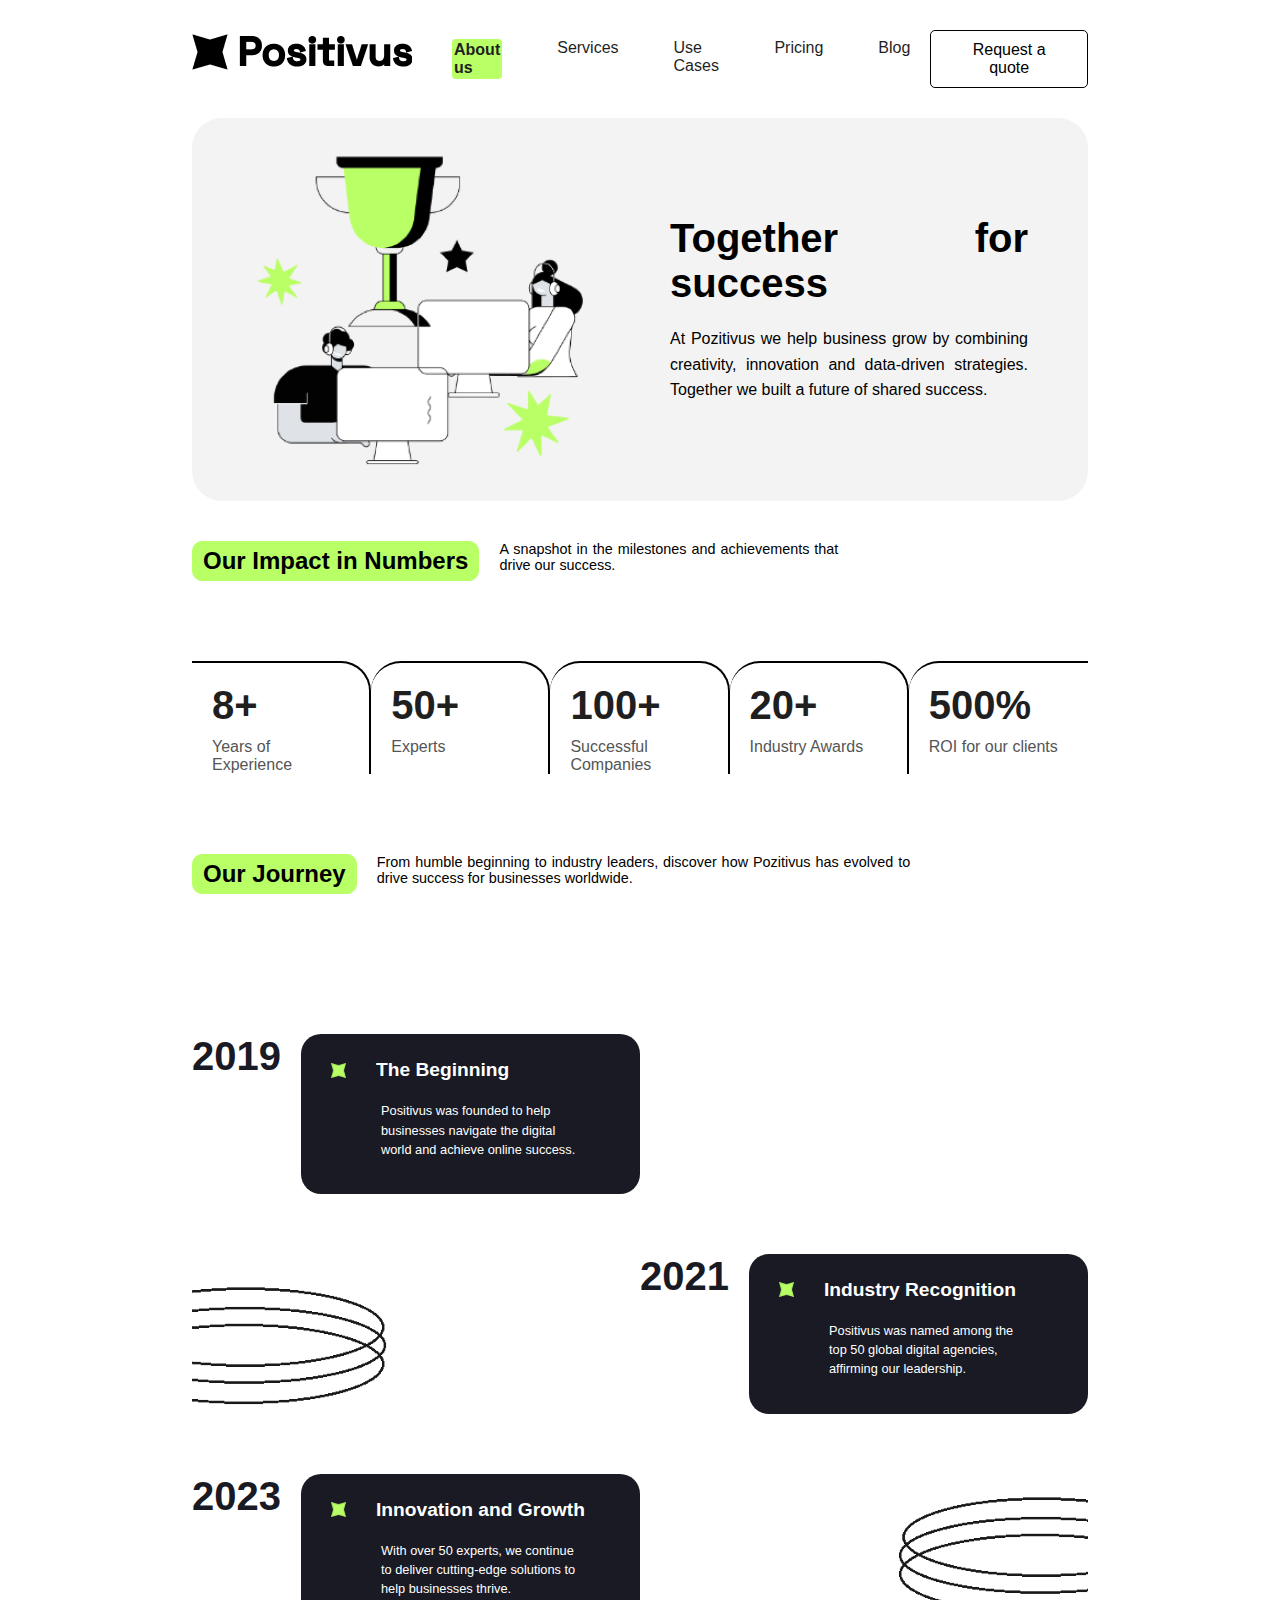
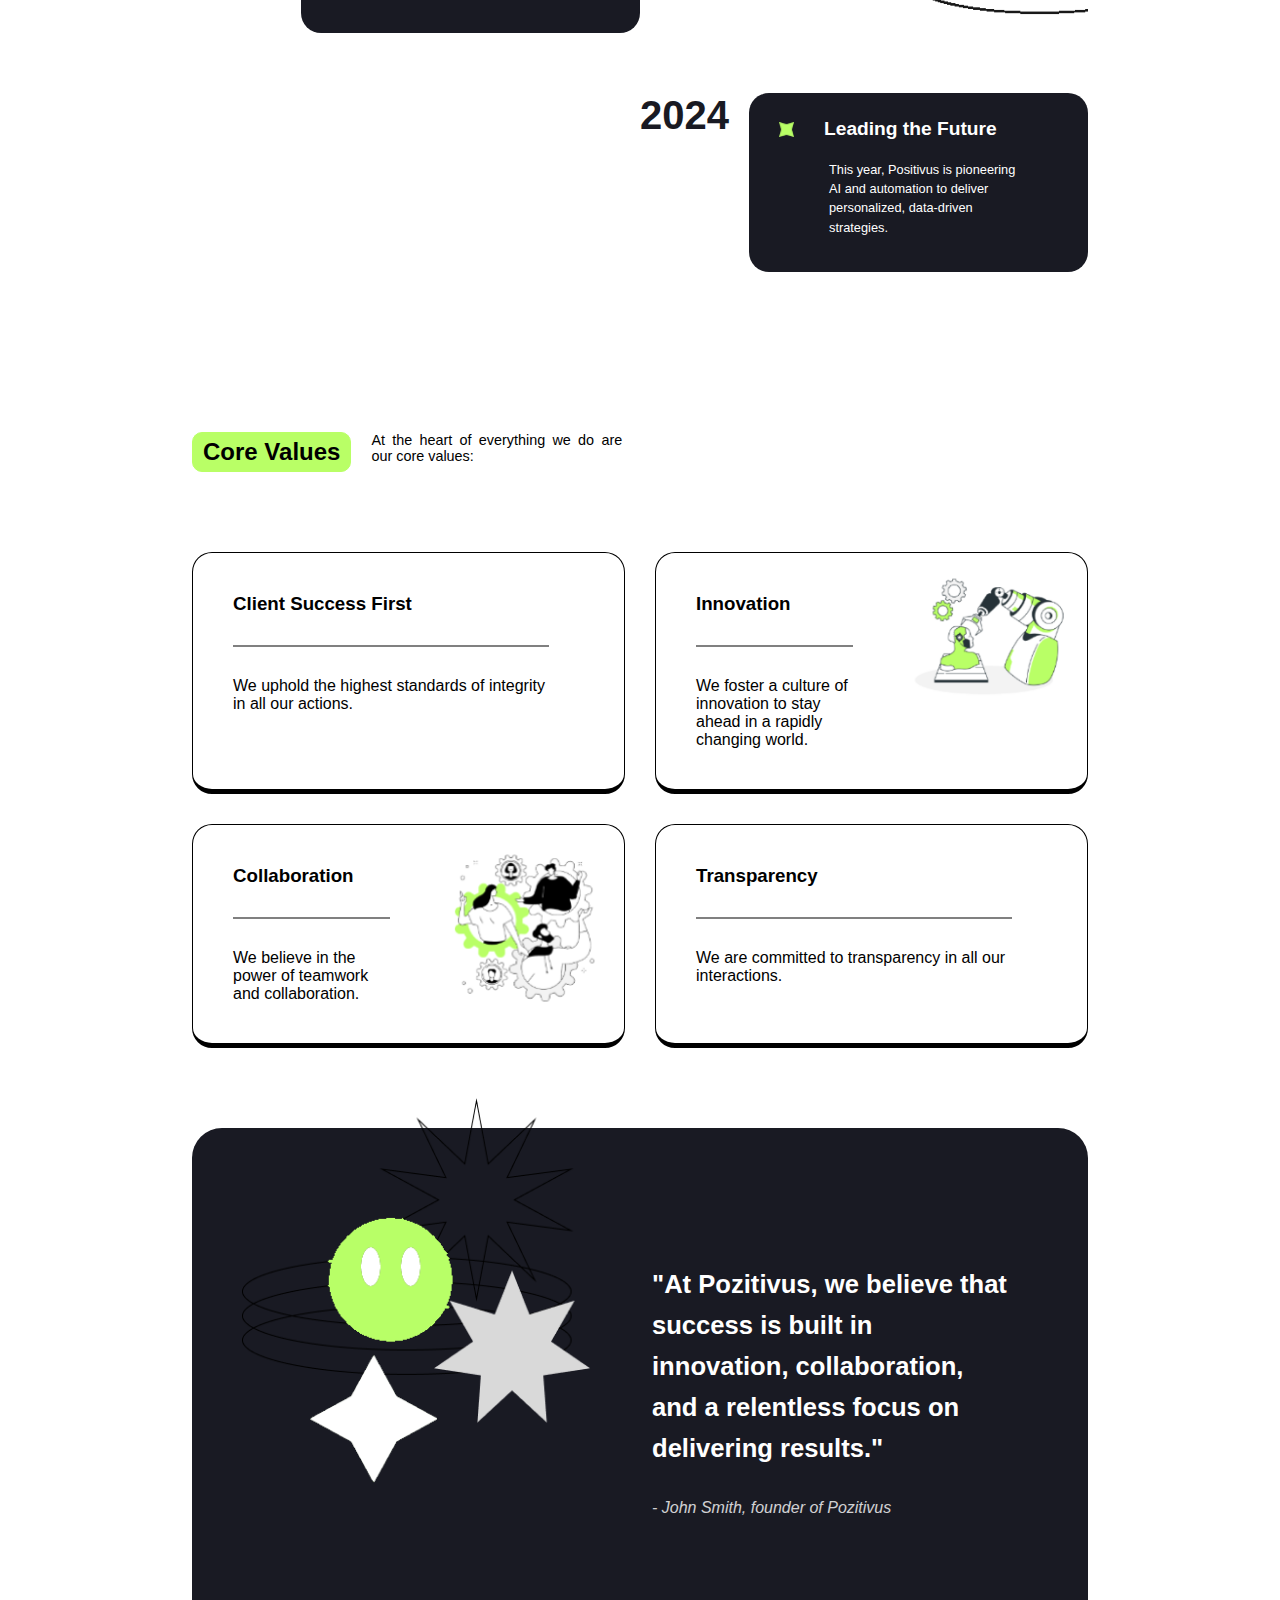
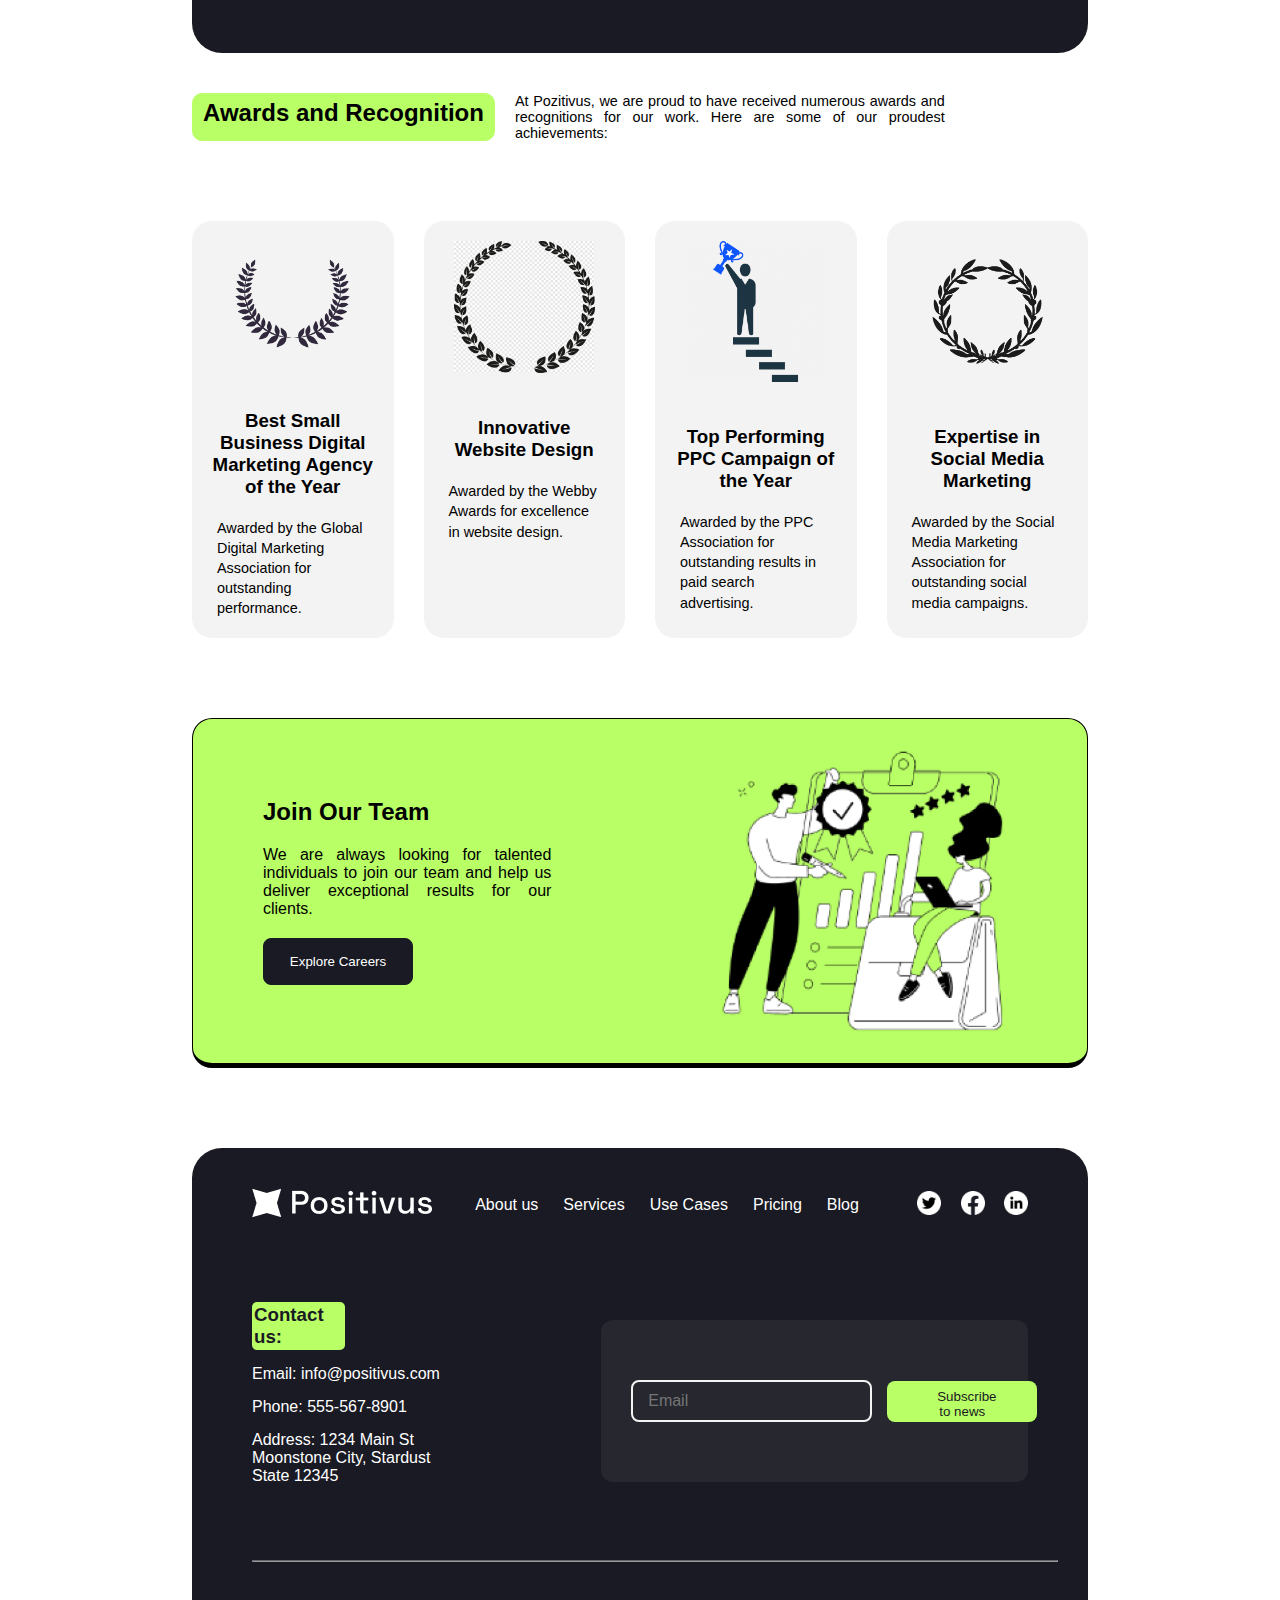
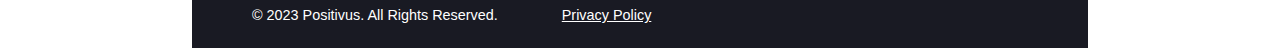
<file: about.html>
<!DOCTYPE html>
<html lang="en">
<head>
    <meta charset="UTF-8">
    <meta name="viewport" content="width=device-width, initial-scale=1.0">
    <title>About Us Page</title>
    <link rel="stylesheet" href="Styles/style_about.css">
</head>
<body>
    <div class="container">
        <header class="header">
        <div class="header-left">
            <div class="logo"><a href="index.html"><img src= "Images/Images_Home/Logo.png" alt="Logo"></a></div>
        </div>
        <!-- гамбургер -->
        <div class="hamburger" id="hamburger">
            &#9776;
        </div>
        <nav class="menu">
            <a href="about.html">About us</a>
            <a href="services.html">Services</a>
            <a href="use cases.html">Use Cases</a>
            <a href="pricing.html">Pricing</a>
            <a href="blog.html">Blog</a>
        </nav>
        <button class="request">Request a quote</button>
    </header>
    <!-- вступление - первый section -->
    <section class="success">
        <div class="success-img">
            <img src="Images/Images_About/1.png" alt="Illustration">
        </div>
        <div class="success-text">
            <h1>Together for success</h1>
            <p>At Pozitivus we help business grow by combining creativity, innovation and data-driven strategies. Together we built a future of shared success.</p>
        </div>  
    </section>
    <!-- heading -->
    <section class="heading">
        <div class="heading-h2">
            <h2>Our Impact in Numbers</h2>
        </div>
        <div class="heading-p">
            <p>A snapshot in the milestones and achievements that drive our success.</p>
        </div>
    </section>
    <!-- компания в цифрах -->
    <section class="numbers">
        <div class="numbers-card">
            <h2>8+</h2>
            <p>Years of Experience</p>
        </div>
        <div class="numbers-card">
            <h2>50+</h2>
            <p>Experts</p>
        </div>
        <div class="numbers-card">
            <h2>100+</h2>
            <p>Successful Companies</p>
        </div>
        <div class="numbers-card">
            <h2>20+</h2>
            <p>Industry Awards</p>
        </div>
        <div class="numbers-card">
            <h2>500%</h2>
            <p>ROI for our clients</p>
        </div>
    </section>
    <!-- heading -->
    <section class="heading">
        <div class="heading-h2">
            <h2>Our Journey</h2>
        </div>
        <div class="heading-p">
            <p>From humble beginning to industry leaders, discover how Pozitivus has evolved to drive success for businesses worldwide.</p>
        </div>
    </section>

    <!-- хронология -->
    <section class="timeline">
  <div class="timeline-item left">
    <div class="year">2019</div>
    <div class="content">
        <div class="content-header">
            <img src="Images/Images_About/Vector green.png" alt="icon">
            <h3>The Beginning</h3>
        </div>
        <p>Positivus was founded to help businesses navigate the digital world and achieve online success.</p>
    </div>
  </div>
<img src="Images/Images_About/3.png" alt="spring" id="spring1">
  <div class="timeline-item right">
    
    <div class="year">2021</div>
    <div class="content">
      <div class="content-header">
            <img src="Images/Images_About/Vector green.png" alt="icon">
      <h3>Industry Recognition</h3>
      </div>
      <p>Positivus was named among the top 50 global digital agencies, affirming our leadership.</p>
    </div>
  </div>

  <div class="timeline-item left">
    <div class="year">2023</div>
    <div class="content">
      <div class="content-header">
            <img src="Images/Images_About/Vector green.png" alt="icon">
            <h3>Innovation and Growth</h3>
      </div>
      <p>With over 50 experts, we continue to deliver cutting-edge solutions to help businesses thrive.</p>
    </div> 
  </div>
<img  src="Images/Images_About/3.png" alt="spring" id="spring2">
  <div class="timeline-item right">
    <div class="year">2024</div>
    <div class="content">
      <div class="content-header">
            <img src="Images/Images_About/Vector green.png" alt="icon">
            <h3>Leading the Future</h3>
      </div>
      <p>This year, Positivus is pioneering AI and automation to deliver personalized, data-driven strategies.</p>
    </div>
  </div>
</section>
<!-- heading -->
    <section class="heading">
        <div class="heading-h2">
            <h2>Core Values</h2>
        </div>
        <div class="heading-p">
            <p>At the heart of everything we do are our core values:</p>
        </div>
    </section>

<!-- Core Values -->
    <section class="core-values">
        <div class="v-container">
            <div class="card">
                <div>
                    <h3>Client Success First</h3>
                    <hr>
                    <p>We uphold the highest standards of integrity in all our actions.</p>
                </div>
            </div>
            <div class="card">
                <div>
                    <h3>Innovation</h3>
                    <hr>
                    <p>We foster a culture of innovation to stay ahead in a rapidly changing world.</p>
                </div>
                    <img src="Images/Images_About/2.png" alt="Innovation">
            </div>
            <div class="card">
                <div>
                    <h3>Collaboration</h3>
                    <hr>
                    <p>We believe in the power of teamwork and collaboration. </p>
                </div>
                <img src="Images/Images_About/4.png" alt="Collaboration">
            </div>
            <div class="card">
                <div>
                    <h3>Transparency</h3>
                    <hr>
                    <p>We are committed to transparency in all our interactions.</p>
                </div>
            </div>
        </div>
    </section>
    <!-- цитата -->
    <section class="quote">
        <div class="quote-container">
            <img src="Images/Images_About/5.png" alt="Psihodelia">
            <div>
                <h1>"At Pozitivus, we believe that success is built in innovation, collaboration, and a relentless focus on delivering results."</h1>
                <p> - John Smith, founder of Pozitivus</p>
            </div>
        </div>
    </section>

    <!-- heading -->
    <section class="heading">
        <div class="heading-h2">
            <h2>Awards and Recognition</h2>
        </div>
        <div class="heading-p">
            <p>At Pozitivus, we are proud to have received numerous awards and recognitions for our work. Here are some of our proudest achievements:</p>
        </div>
    </section>
    <!-- награды -->
    <section class="awards">
        <div class="award-card">
            <img src="Images/Images_About/laurel-leaves-icon-white-background.png" alt="Award 1">
            <h3>Best Small Business Digital Marketing Agency of the Year</h3>
            <p>Awarded by the Global Digital Marketing Association for outstanding performance.</p>
        </div>
        <div class="award-card">
            <img src="Images/Images_About/gas-kvas-com-p-ramka-lavrovii-venok-na-prozrachnom-fone-41.png" alt="Award 2">
            <h3>Innovative Website Design</h3>
            <p>Awarded by the Webby Awards for excellence in website design. </p>
        </div>
        <div class="award-card">
            <img src="Images/Images_About/png-klev-club-krqz-p-karernii-rost-png-25.png" alt="Award 3">
            <h3>Top Performing PPC Campaign of the Year</h3>
            <p>Awarded by the PPC Association for outstanding results in paid search advertising.</p>
        </div>
        <div class="award-card">
            <img src="Images/Images_About/—Pngtree—black and white laurel wreath_21362007.png" alt="Award 4">
            <h3>Expertise in Social Media Marketing</h3>
            <p>Awarded by the Social Media Marketing Association for outstanding social media campaigns.</p>
        </div>
    </section>
    <!-- присоедениться к нам -->
     <section class="join">
        <div class="join-card">
            <div class="join-text">
                <h2>Join Our Team</h2>
                <p>We are always looking for talented individuals to join our team and help us deliver exceptional results for our clients.</p>
                <button class="join-button">Explore Careers</button>
            </div>

            <div class="join-img">
                <img src="Images/Images_About/join.png" alt="join us">
            </div>
        </div>
    </section>
    
    <!-- footer -->
     <footer class="footer">
        <div class="footer-top">
            <div class="footer-left">
                <div class="footer-logo">
                    <img src= "Images/Images_Home/Logo_white.png" alt="Logo-footer">
                </div>
            </div>
            <nav class="footer-menu">
                <a href="About.html">About us</a>
                <a href="Services.html">Services</a>
                <a href="UseCases.html">Use Cases</a>
                <a href="Pricing.html">Pricing</a>
                <a href="Blog.html">Blog</a>
            </nav>
            <div class="footer-social-seti">
                <a href="https://x.com/i/flow/login?redirect_after_login=%2Fexplore" target="_blank"><img src="Images/Images_Home/Twitter_White.png" alt="Twitter"></a>
                <a href="https://www.facebook.com/?locale=ru_RU" target="_blank"><img src="Images/Images_Home/facebook_white.png" alt="Facebook"></a>
                <a href="https://www.linkedin.com/home" target="_blank"><img src="Images/Images_Home/linkdln_white.png" alt="LinkeDLN"></a>
            </div>
        </div>
        <div class="footer-middle">
            <div class="contact">
                <h3>Contact us:</h3>
                <p>Email: info@positivus.com</p>
                <p>Phone: 555-567-8901</p>
                <p>Address: 1234 Main St Moonstone City, Stardust State 12345</p>
            </div>
            <div class="subscribe">
                <input type="email" id="email" placeholder="Email">
                <button type="submit" class="subscribe-button">Subscribe to news</button>
            </div>
        </div>
        <hr>
        <div class="footer-bottom">
            <p>&copy; 2023 Positivus. All Rights Reserved. <a href="PrivacyPolicy.html">Privacy Policy</a></p>
        </div>
     </footer>
    </div>
    <script>
    const hamburger = document.getElementById('hamburger');
    const menu = document.getElementById('menu');

    hamburger.addEventListener('click', () => {
      menu.classList.toggle('active');
    });
</script>
</body>
</html>
</file>
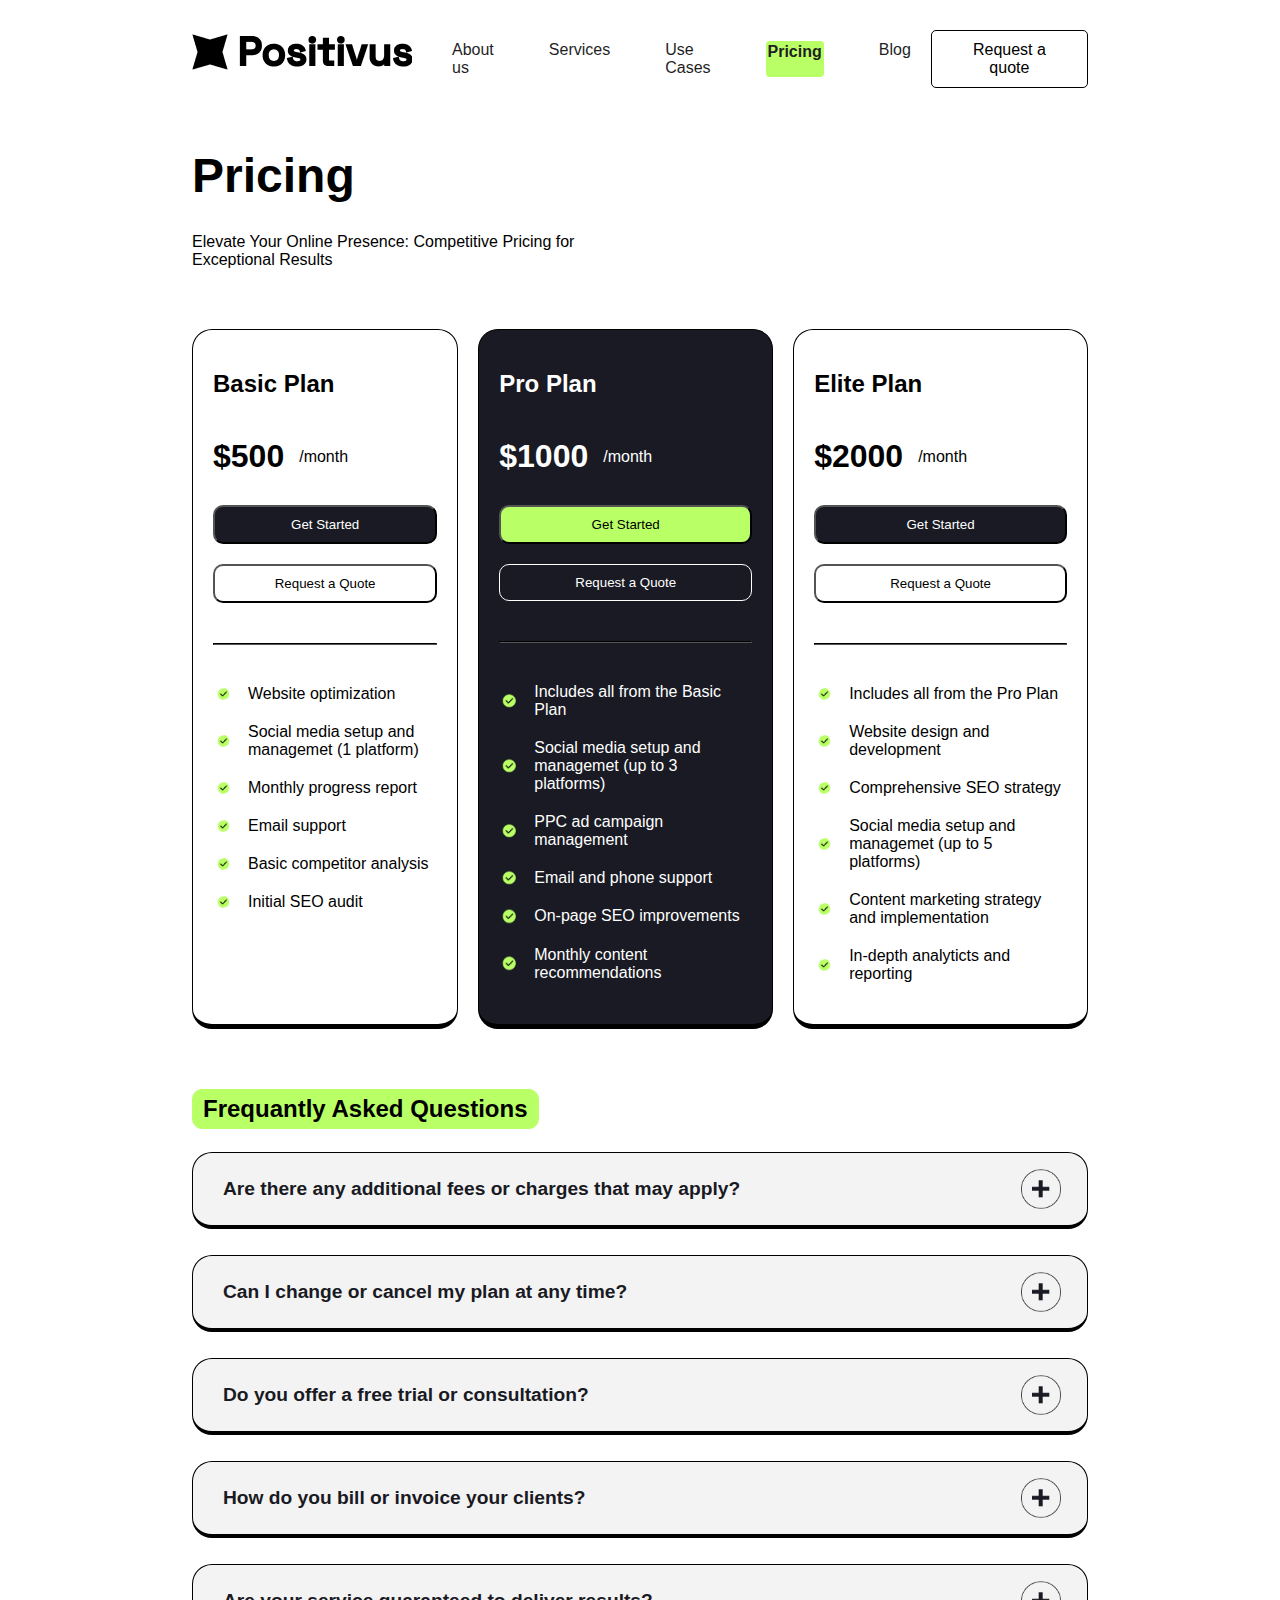
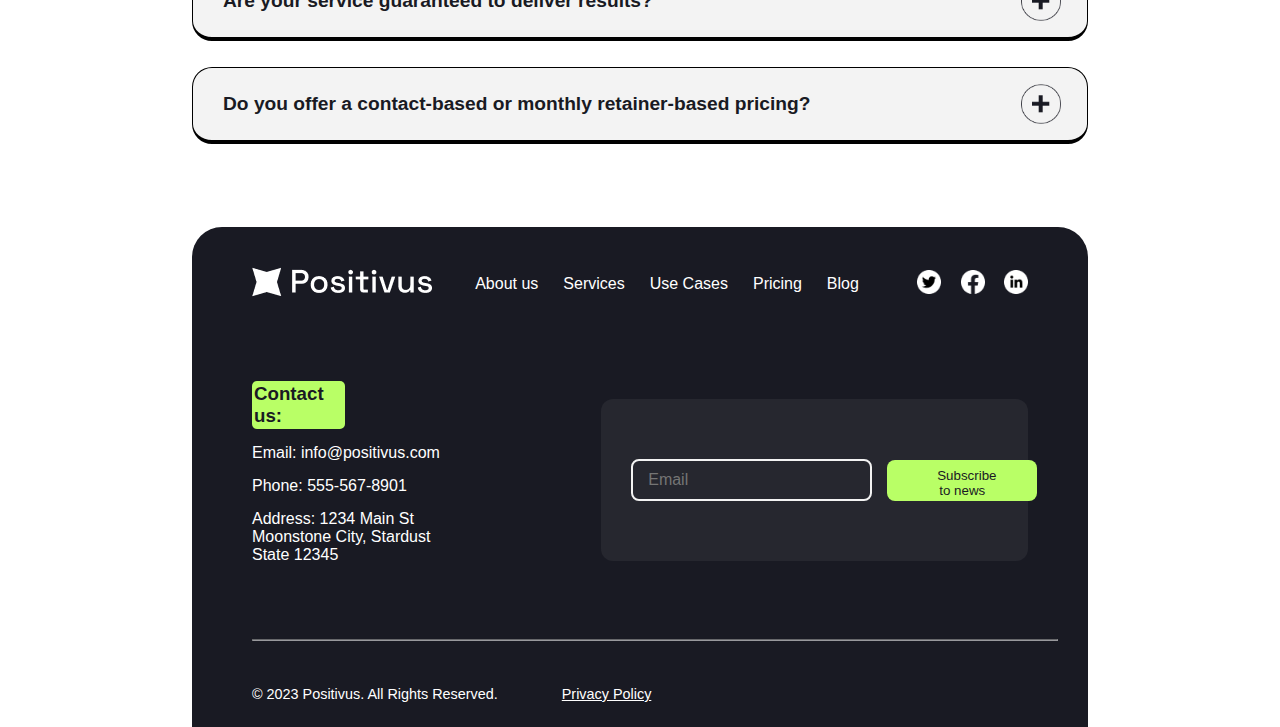
<file: pricing.html>
<!DOCTYPE html>
<html lang="en">
<head>
    <meta charset="UTF-8">
    <meta name="viewport" content="width=device-width, initial-scale=1.0">
    <title>Pricing</title>
    <link rel="stylesheet" href="Styles/style_pricing.css">
</head>
<body>
    <div class="container">
        <header class="header">
            <div class="header-left">
                <div class="logo"><a href="index.html"><img src= "Images/Images_Home/Logo.png" alt="Logo"></a></div>
            </div>
            <!-- гамбургер -->
        <div class="hamburger" id="hamburger">
            &#9776;
        </div>
            <nav class="menu">
                <a href="about.html">About us</a>
                <a href="services.html">Services</a>
                <a href="use cases.html">Use Cases</a>
                <a href="pricing.html">Pricing</a>
                <a href="blog.html">Blog</a>
            </nav>
            <button class="request">Request a quote</button>
        </header>
        <div class="pr">
            <h1>Pricing</h1>
            <p>Elevate Your Online Presence: Competitive Pricing for Exceptional Results</p>
        </div>
        <!-- карточки цен -->
        <section class="pricing">
            <div class="pricing-container">
                <div class="pricing-card" id="white">
                    <h2>Basic Plan</h2>
                    <div class="price">
                        <h1>$500</h1>
                        <p>/month</p>
                    </div>
                    <button class="pricing-black">Get Started</button>
                    <button class="pricing-white">Request a Quote</button>
                    <hr>
                    <div class="pricing-check">
                        <img src="Images/Images_Pricing/checked_white.png" alt="check">
                        <p>Website optimization</p>
                    </div>
                    <div class="pricing-check">
                        <img src="Images/Images_Pricing/checked_white.png" alt="check">
                        <p>Social media setup and managemet (1 platform)</p>
                    </div>
                    <div class="pricing-check">
                        <img src="Images/Images_Pricing/checked_white.png" alt="check">
                        <p>Monthly progress report</p>
                    </div>
                    <div class="pricing-check">
                        <img src="Images/Images_Pricing/checked_white.png" alt="check">
                        <p>Email support</p>
                    </div>
                    <div class="pricing-check">
                        <img src="Images/Images_Pricing/checked_white.png" alt="check">
                        <p>Basic competitor analysis</p>
                    </div>
                    <div class="pricing-check">
                        <img src="Images/Images_Pricing/checked_white.png" alt="check">
                        <p>Initial SEO audit</p>
                    </div>
                </div>
                <div class="pricing-card" id="black">
                    <h2>Pro Plan</h2>
                    <div class="price">
                        <h1>$1000</h1>
                        <p>/month</p>
                    </div>
                    <button class="pricing-green">Get Started</button>
                    <button class="pricing-black2">Request a Quote</button>
                    <hr>
                    <div class="pricing-check">
                        <img src="Images/Images_Pricing/checked_black.png" alt="check">
                        <p>Includes all from the Basic Plan</p>
                    </div>
                    <div class="pricing-check">
                        <img src="Images/Images_Pricing/checked_black.png" alt="check">
                        <p>Social media setup and managemet (up to 3 platforms)</p>
                    </div>
                    <div class="pricing-check">
                        <img src="Images/Images_Pricing/checked_black.png" alt="check">
                        <p>PPC ad campaign management</p>
                    </div>
                    <div class="pricing-check">
                        <img src="Images/Images_Pricing/checked_black.png" alt="check">
                        <p>Email and phone support</p>
                    </div>
                    <div class="pricing-check">
                        <img src="Images/Images_Pricing/checked_black.png" alt="check">
                        <p>On-page SEO improvements</p>
                    </div>
                    <div class="pricing-check">
                        <img src="Images/Images_Pricing/checked_black.png" alt="check">
                        <p>Monthly content recommendations</p>
                    </div>
                </div>
                <div class="pricing-card" id="white">
                    <h2>Elite Plan</h2>
                    <div class="price">
                        <h1>$2000</h1>
                        <p>/month</p>
                    </div>
                    <button class="pricing-black">Get Started</button>
                    <button class="pricing-white">Request a Quote</button>
                    <hr>
                    <div class="pricing-check">
                        <img src="Images/Images_Pricing/checked_white.png" alt="check">
                        <p>Includes all from the Pro Plan</p>
                    </div>
                    <div class="pricing-check">
                        <img src="Images/Images_Pricing/checked_white.png" alt="check">
                        <p>Website design and development</p>
                    </div>
                    <div class="pricing-check">
                        <img src="Images/Images_Pricing/checked_white.png" alt="check">
                        <p>Comprehensive SEO strategy</p>
                    </div>
                    <div class="pricing-check">
                        <img src="Images/Images_Pricing/checked_white.png" alt="check">
                        <p>Social media setup and managemet (up to 5 platforms)</p>
                    </div>
                    <div class="pricing-check">
                        <img src="Images/Images_Pricing/checked_white.png" alt="check">
                        <p>Content marketing strategy and implementation</p>
                    </div>
                    <div class="pricing-check">
                        <img src="Images/Images_Pricing/checked_white.png" alt="check">
                        <p>In-depth analyticts and reporting</p>
                    </div>
                </div>
            </div>
        </section>
        <!-- heading -->
        <section class="heading">
            <div class="heading-h2">
                <h2>Frequantly Asked Questions</h2>
            </div>
        </section>

        <!-- FAQ -->
    <section class="details">
        <div class="details-container">
            <details>
            <summary>
                <span class="summary-left">
                <span class="summary-text">Are there any additional fees or charges that may apply?</span>
                </span>
                <span class="summary-icon">
                    <img src="Images/Images_Home/Plus icon.png" alt="Plus icon" class="icon-plus">
                    <img src="Images/Images_Home/Minus icon.png" alt="Minus icon" class="icon-minus">
                </span>
            </summary>
            <div class="details-content">
                <hr>
                <p>
                During the initial consultation, we will discuss your business goals and objectives,
                target audience, and current marketing efforts. This will allow us to understand
                your needs and tailor our services to best fit your requirements.
                </p>
            </div>
            </details>
        </div>
        <div class="details-container">
            <details>
            <summary>
                <span class="summary-left">
                <span class="summary-text">Can I change or cancel my plan at any time?</span>
                </span>
                <span class="summary-icon">
                    <img src="Images/Images_Home/Plus icon.png" alt="Plus icon" class="icon-plus">
                    <img src="Images/Images_Home/Minus icon.png" alt="Minus icon" class="icon-minus">
                </span>
            </summary>
            <div class="details-content">
                <hr>
                <p>
                We will conduct research on your industry, competitors, and target audience to
                develop a comprehensive digital marketing strategy. This will include identifying key trends,
                opportunities, and challenges within your market.
                </p>
            </div>
            </details>
        </div>
        <div class="details-container">
            <details>
            <summary>
                <span class="summary-left">
                <span class="summary-text">Do you offer a free trial or consultation?</span>
                </span>
                <span class="summary-icon">
                    <img src="Images/Images_Home/Plus icon.png" alt="Plus icon" class="icon-plus">
                    <img src="Images/Images_Home/Minus icon.png" alt="Minus icon" class="icon-minus">
                </span>
            </summary>
            <div class="details-content">
                <hr>
                <p>
                Once the strategy has been developed, we will begin implementing the various tactics and
                techniques outlined in the plan. This may include creating and optimizing content, managing
                social media accounts, and running targeted advertising campaigns.
                </p>
            </div>
            </details>
        </div>
        <div class="details-container">
            <details>
            <summary>
                <span class="summary-left">
                <span class="summary-text">How do you bill or invoice your clients?</span>
                </span>
                <span class="summary-icon">
                    <img src="Images/Images_Home/Plus icon.png" alt="Plus icon" class="icon-plus">
                    <img src="Images/Images_Home/Minus icon.png" alt="Minus icon" class="icon-minus">
                </span>
            </summary>
            <div class="details-content">
                <hr>
                <p>
                We will continuously monitor the performance of our digital marketing efforts and make
                adjustments as needed to ensure that we are meeting your business goals. This may include
                A/B testing, analyzing user feedback, and refining our strategies based on data-driven insights.
                </p>
            </div>
            </details>
        </div>
        <div class="details-container">
            <details>
            <summary>
                <span class="summary-left">
                <span class="summary-text">Are your service guaranteed to deliver results?</span>
                </span>
                <span class="summary-icon">
                    <img src="Images/Images_Home/Plus icon.png" alt="Plus icon" class="icon-plus">
                    <img src="Images/Images_Home/Minus icon.png" alt="Minus icon" class="icon-minus">
                </span>
            </summary>
            <div class="details-content">
                <hr>
                <p>
                We will provide regular reports on the performance of our digital marketing efforts,
                including key metrics such as website traffic, conversion rates, and ROI. We will also maintain 
                open lines of communication with your team to ensure that everyone is aligned and informed
                throughout the process.
                </p>
            </div>
            </details>
        </div>
        <div class="details-container">
            <details>
            <summary>
                <span class="summary-text">Do you offer a contact-based or monthly retainer-based pricing?</span>
                </span>
                <span class="summary-icon">
                    <img src="Images/Images_Home/Plus icon.png" alt="Plus icon" class="icon-plus">
                    <img src="Images/Images_Home/Minus icon.png" alt="Minus icon" class="icon-minus">
                </span>
            </summary>
            <div class="details-content">
                <hr>
                <p>
                We are committed to continual improvement and will regularly review and refine our digital
                marketing strategies to ensure that we are delivering the best possible results for your business.
                </p>
            </div>
            </details>
        </div>
    </section>
         <!-- footer -->
     <footer class="footer">
        <div class="footer-top">
            <div class="footer-left">
                <div class="footer-logo">
                    <img src= "Images/Images_Home/Logo_white.png" alt="Logo-footer">
                </div>
            </div>
            <nav class="footer-menu">
                <a href="About.html">About us</a>
                <a href="Services.html">Services</a>
                <a href="UseCases.html">Use Cases</a>
                <a href="Pricing.html">Pricing</a>
                <a href="Blog.html">Blog</a>
            </nav>
            <div class="footer-social-seti">
                <a href="https://x.com/i/flow/login?redirect_after_login=%2Fexplore" target="_blank"><img src="Images/Images_Home/Twitter_White.png" alt="Twitter"></a>
                <a href="https://www.facebook.com/?locale=ru_RU" target="_blank"><img src="Images/Images_Home/facebook_white.png" alt="Facebook"></a>
                <a href="https://www.linkedin.com/home" target="_blank"><img src="Images/Images_Home/linkdln_white.png" alt="LinkeDLN"></a>
            </div>
        </div>
        <div class="footer-middle">
            <div class="contact">
                <h3>Contact us:</h3>
                <p>Email: info@positivus.com</p>
                <p>Phone: 555-567-8901</p>
                <p>Address: 1234 Main St Moonstone City, Stardust State 12345</p>
            </div>
            <div class="subscribe">
                <input type="email" id="email" placeholder="Email">
                <button type="submit" class="subscribe-button">Subscribe to news</button>
            </div>
        </div>
        <hr>
        <div class="footer-bottom">
            <p>&copy; 2023 Positivus. All Rights Reserved. <a href="PrivacyPolicy.html">Privacy Policy</a></p>
        </div>
     </footer>
     
    </div> 
    <script>
    const hamburger = document.getElementById('hamburger');
    const menu = document.getElementById('menu');

    hamburger.addEventListener('click', () => {
      menu.classList.toggle('active');
    });
</script>   
</body>
</html>
</file>
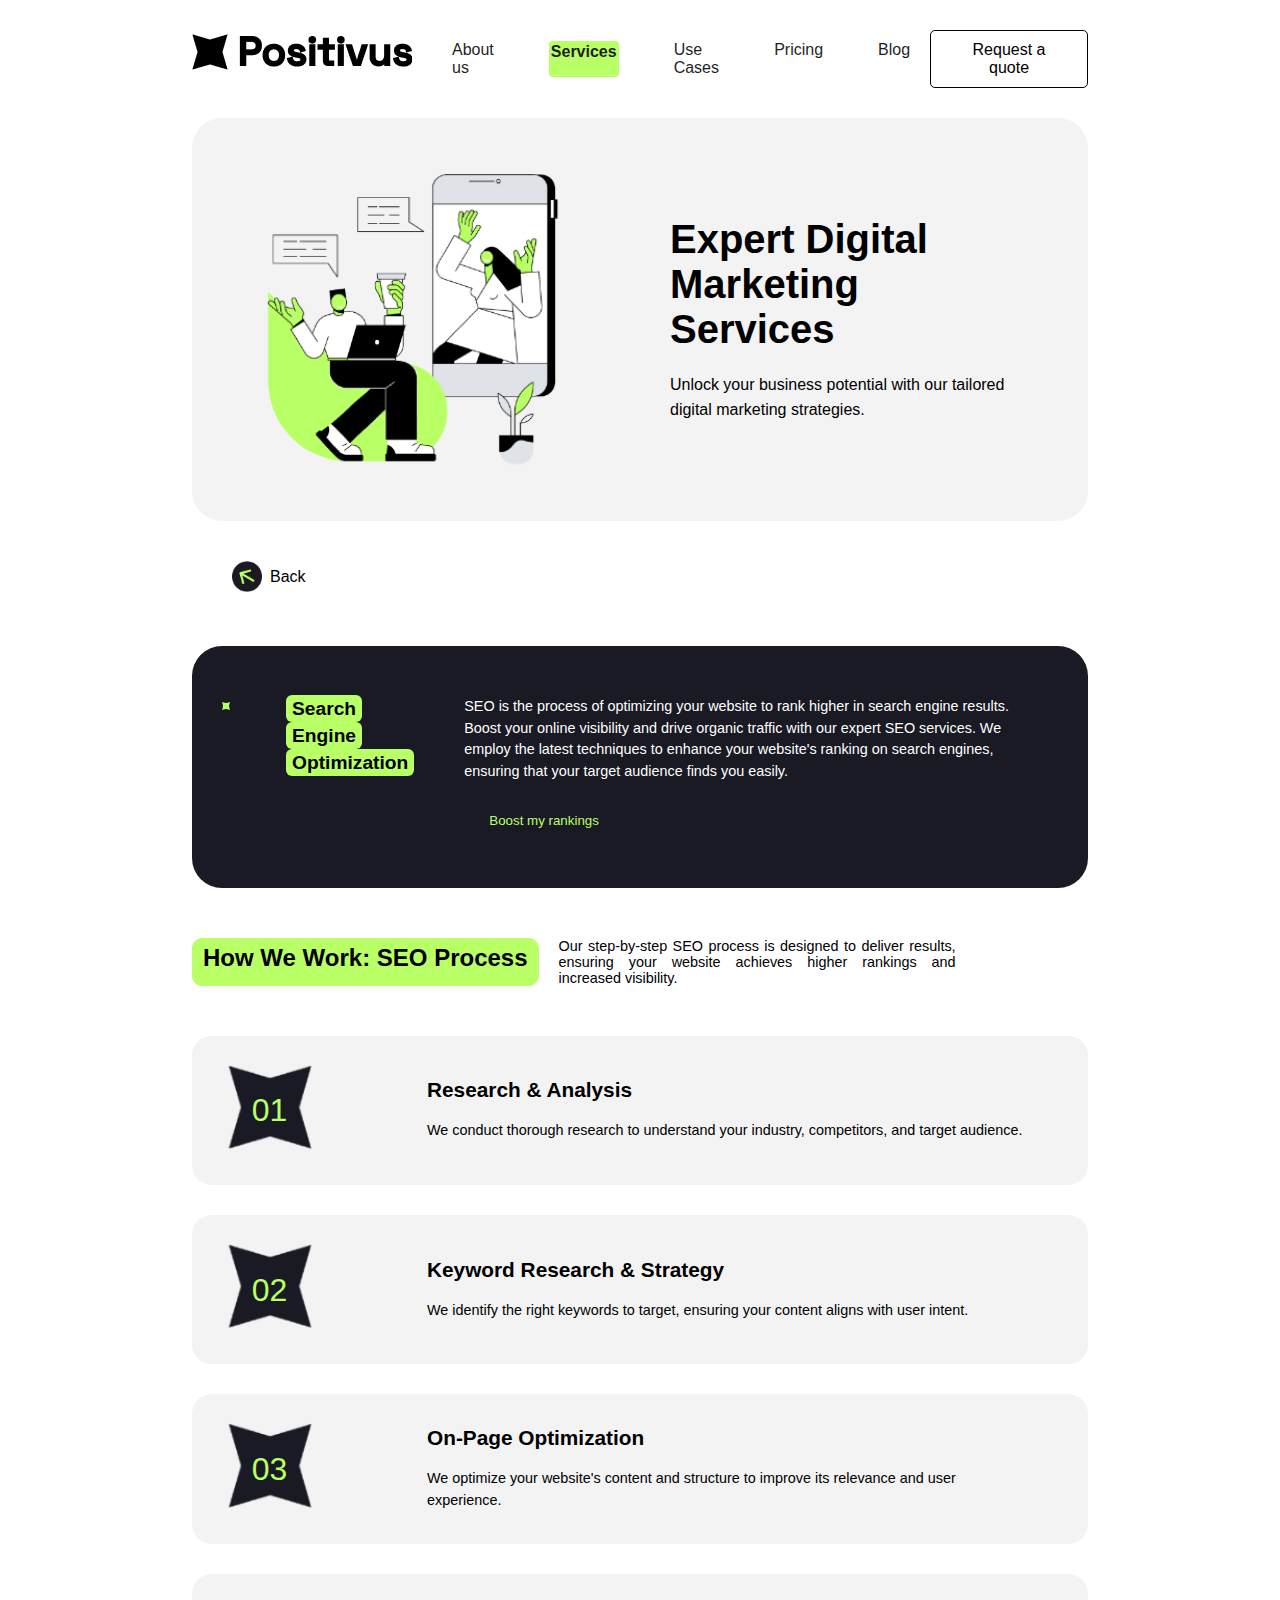
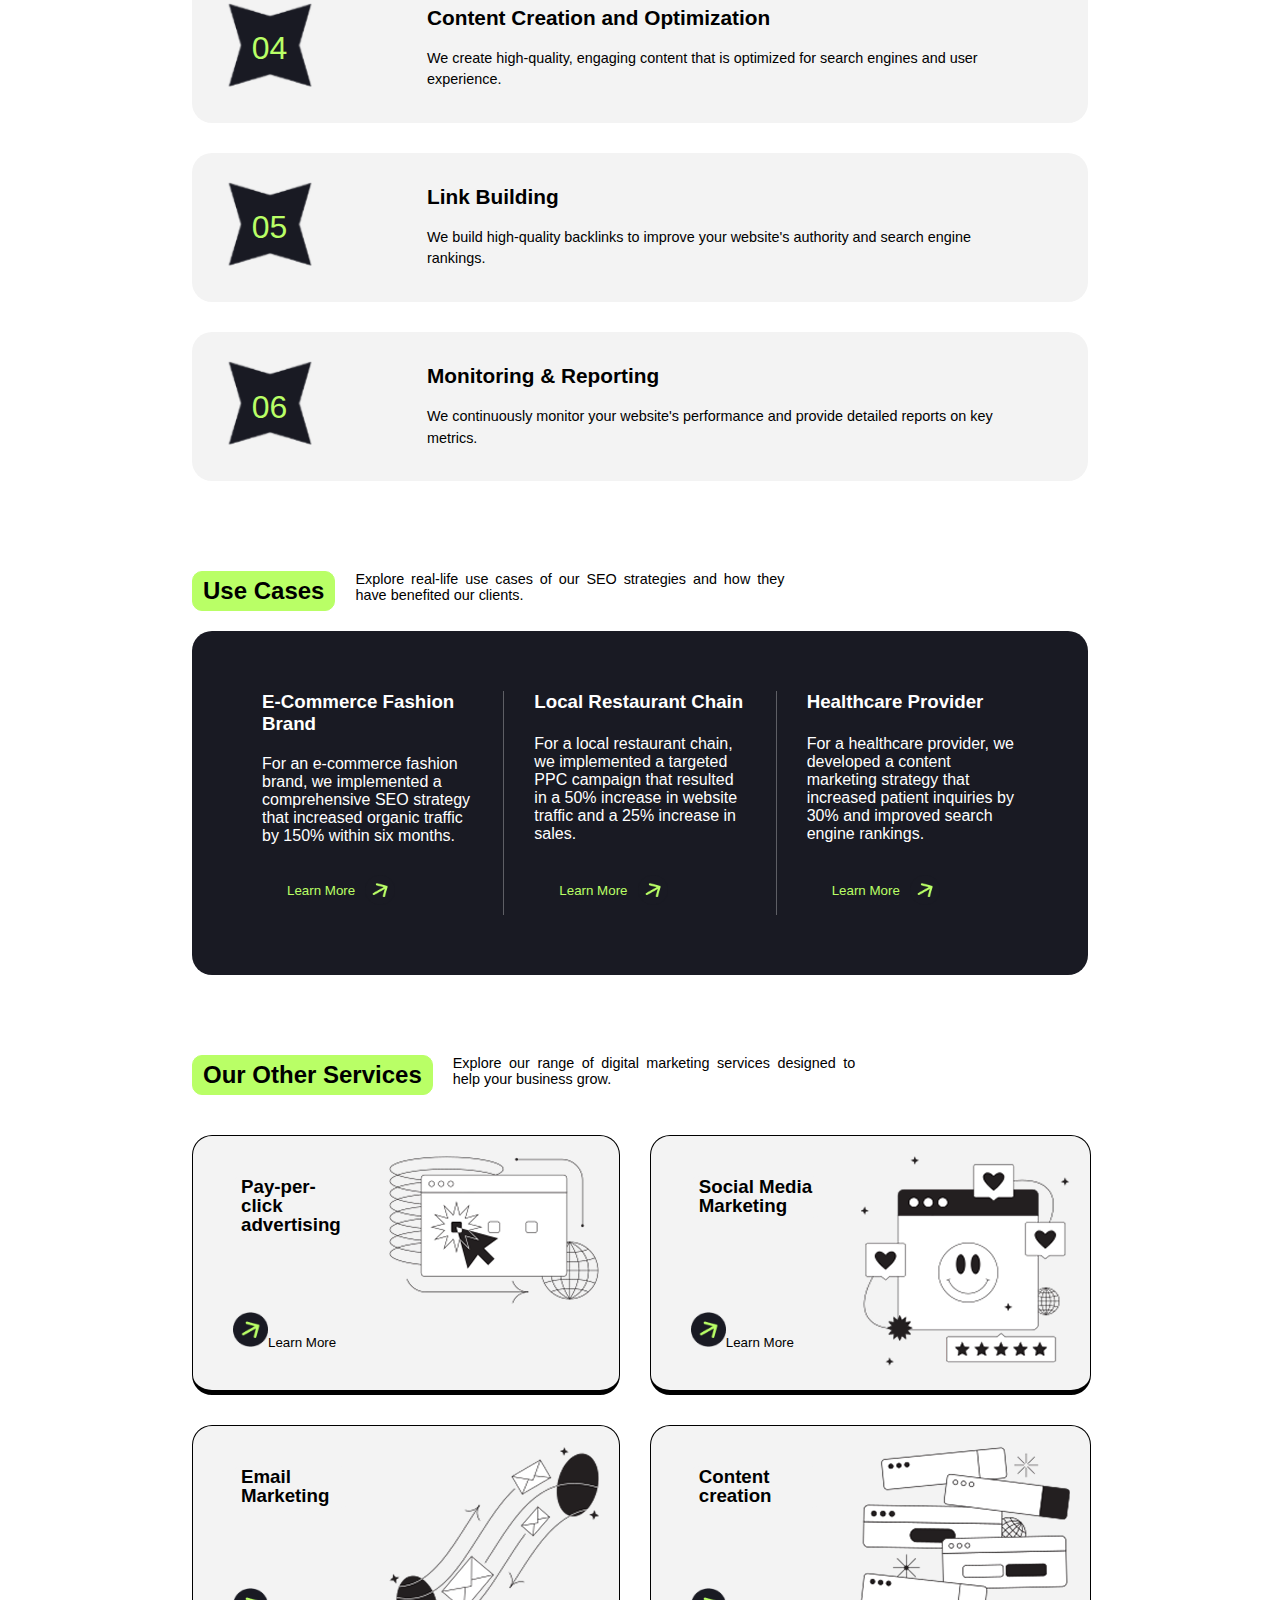
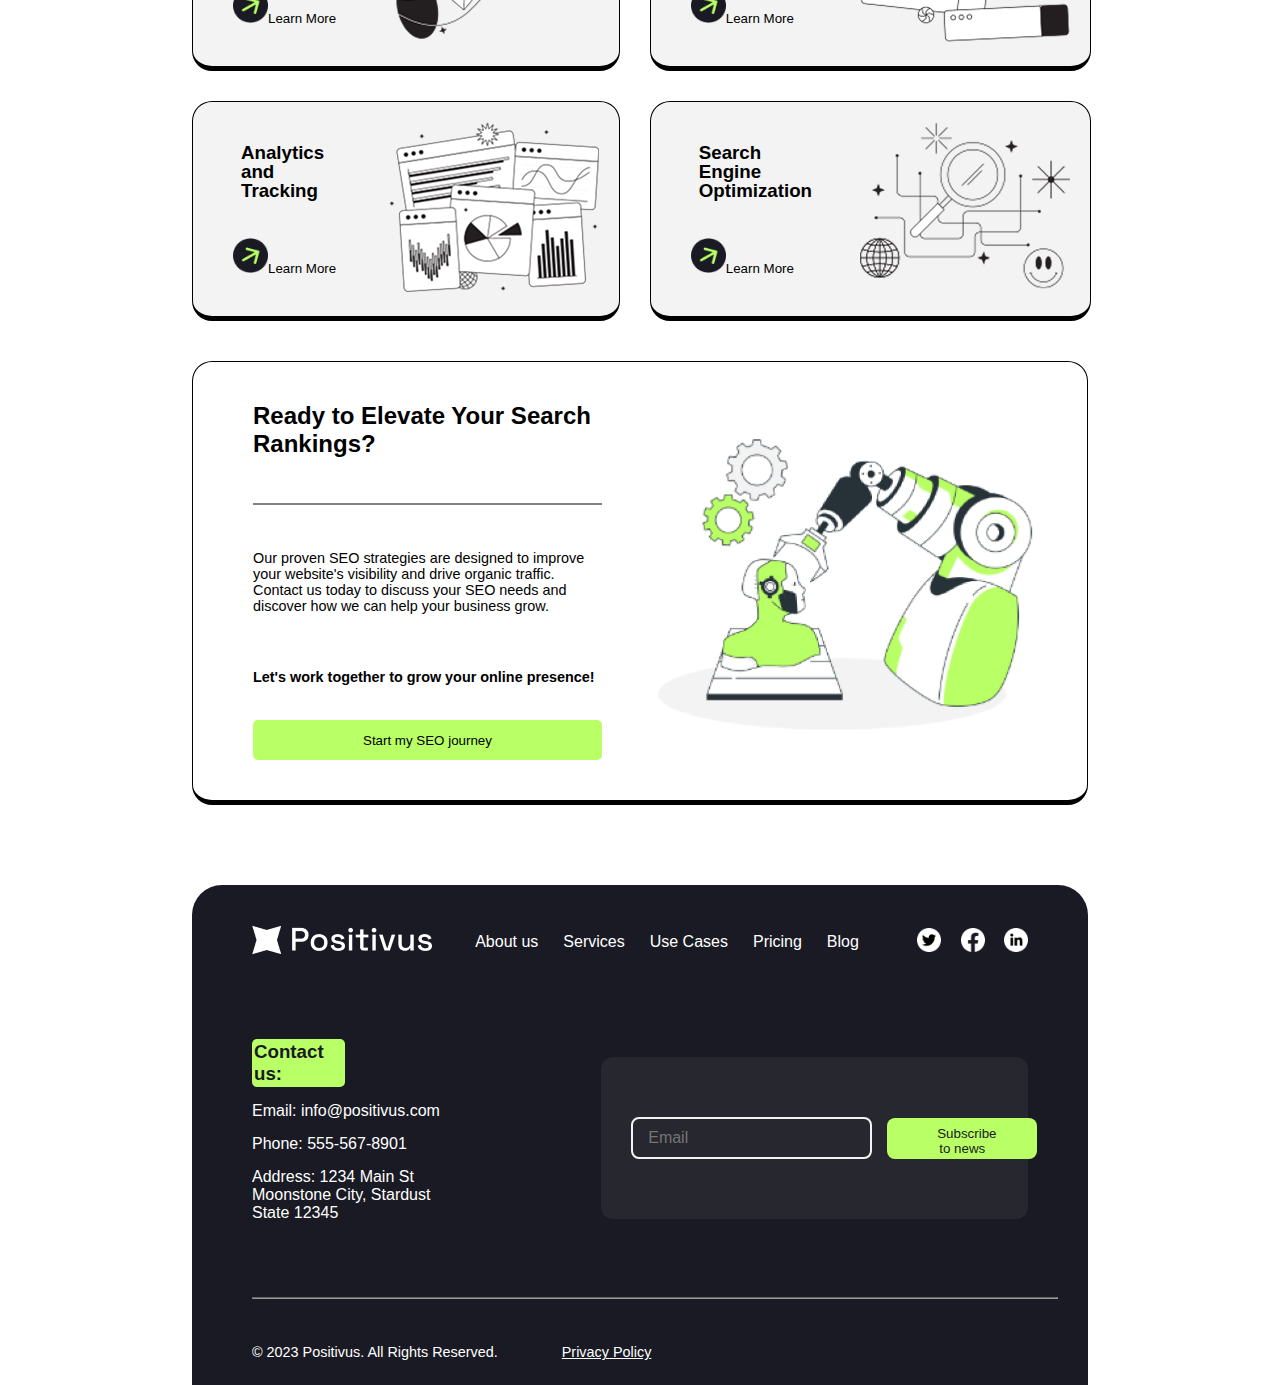
<file: services.html>
<!DOCTYPE html>
<html lang="en">
<head>
    <meta charset="UTF-8">
    <meta name="viewport" content="width=device-width, initial-scale=1.0">
    <title>Services Page</title>
    <link rel="stylesheet" href="Styles/style_services.css">
</head>
<body>
    <div class="container">
        <header class="header">
            <div class="header-left">
                <div class="logo"><a href="index.html"><img src= "Images/Images_Home/Logo.png" alt="Logo"></a></div>
            </div>
            <!-- гамбургер -->
        <div class="hamburger" id="hamburger">
            &#9776;
        </div>
            <nav class="menu">
                <a href="about.html">About us</a>
                <a href="services.html">Services</a>
                <a href="use cases.html">Use Cases</a>
                <a href="pricing.html">Pricing</a>
                <a href="blog.html">Blog</a>
            </nav>
            <button class="request">Request a quote</button>
        </header>
        <!-- вступление - первый section -->
        <section class="expert">
            <div class="expert-img">
                <img src="Images/Images_Services/1.png" alt="Illustration">
            </div>
            <div class="expert-text">
                <h1>Expert Digital Marketing Services</h1>
                <p>Unlock your business potential with our tailored digital marketing strategies.</p>
            </div>  
        </section>

        <!-- кнопка back -->
        <div class="back-button">
            <a href="home.html"><img src="Images/Images_Services/back.png" alt="Back"> Back</a>
        </div>

         <!-- search engine -->
        <section class="search-engine">
            <div class="search-engine-container">
                <div class="search-engine-img">
                    <img src="Images/Images_Services/Vector green.png" alt="emblem">
                </div>
                <div class="search-engine-h3">
                    <h3>Search Engine Optimization</h3>
                </div>
                <div class="search-engine-text">
                    <p>SEO is the process of optimizing your website to rank higher in search engine results. Boost your online visibility and drive organic traffic with our expert SEO services. We employ the latest techniques to enhance your website's ranking on search engines, ensuring that your target audience finds you easily.</p>
                    <button class="learn-more">Boost my rankings</button>
                </div>
            </div>
        </section>
        <!-- heading -->
        <section class="heading">
            <div class="heading-h2">
                <h2>How We Work: SEO Process</h2>
            </div>
            <div class="heading-p">
                <p>Our step-by-step SEO process is designed to deliver results, ensuring your website achieves higher rankings and increased visibility.</p>
            </div>
        </section>

        <!-- seo процесс -->
        <section class="seo-process">
            <div class="seo-process-container">
                <div class="seo-process-step">
                    <div class="seo-process-img">
                        <img src="Images/Images_Services/SEO.png" alt="SEO Process">
                        <div class="seo-step-number">01</div>
                    </div>
                    <div class="seo-process-text">
                        <h3>Research & Analysis</h3>
                        <br>
                        <p>We conduct thorough research to understand your industry, competitors, and target audience.</p>
                    </div>
                </div>
                <div class="seo-process-step">
                    <div class="seo-process-img">
                        <img src="Images/Images_Services/SEO.png" alt="SEO Process">
                        <div class="seo-step-number">02</div>
                    </div>
                    <div class="seo-process-text">
                        <h3>Keyword Research & Strategy</h3>
                        <br>
                        <p>We identify the right keywords to target, ensuring your content aligns with user intent.</p>
                    </div>
                </div>
                <div class="seo-process-step">
                    <div class="seo-process-img">
                        <img src="Images/Images_Services/SEO.png" alt="SEO Process">
                        <div class="seo-step-number">03</div>
                    </div>
                    <div class="seo-process-text">
                        <h3>On-Page Optimization</h3>
                        <br>
                        <p>We optimize your website's content and structure to improve its relevance and user experience.</p>
                    </div>
                </div>
                <div class="seo-process-step">
                    <div class="seo-process-img">
                        <img src="Images/Images_Services/SEO.png" alt="SEO Process">
                        <div class="seo-step-number">04</div>
                    </div>
                    <div class="seo-process-text">
                        <h3>Content Creation and Optimization</h3>
                        <br>
                        <p>We create high-quality, engaging content that is optimized for search engines and user experience.</p>
                    </div>
                </div>
                <div class="seo-process-step">
                    <div class="seo-process-img">
                        <img src="Images/Images_Services/SEO.png" alt="SEO Process">
                        <div class="seo-step-number">05</div>
                    </div>
                    <div class="seo-process-text">
                        <h3>Link Building</h3>
                        <br>
                        <p>We build high-quality backlinks to improve your website's authority and search engine rankings.</p>
                    </div>
                </div>
                <div class="seo-process-step">
                    <div class="seo-process-img">
                        <img src="Images/Images_Services/SEO.png" alt="SEO Process">
                        <div class="seo-step-number">06</div>
                    </div>
                    <div class="seo-process-text">
                        <h3>Monitoring & Reporting</h3>
                        <br>
                        <p>We continuously monitor your website's performance and provide detailed reports on key metrics.</p>
                    </div>
                </div>
            </div>
        </section>

        <!-- heading -->
        <section class="heading">
            <div class="heading-h2">
                <h2>Use Cases</h2>
            </div>
            <div class="heading-p">
                <p>Explore real-life use cases of our SEO strategies and how they have benefited our clients.</p>
            </div>
        </section>

        <!-- use cases -->
        <section class="case-solutions">
            <div class="case">
                <h3>E-Commerce Fashion Brand</h3>
                <p>For an e-commerce fashion brand, we implemented a comprehensive SEO strategy that increased organic traffic by 150% within six months.</p>
                <button class="learn-more">Learn More<img src="Images/Images_Home/Icon (1).png" alt="Learn More"></button>
            </div>
            <div class="case">
                <h3>Local Restaurant Chain</h3>
                <p>For a local restaurant chain, we implemented a targeted PPC campaign that resulted in a 50% increase in website traffic and a 25% increase in sales.</p>
                <button class="learn-more">Learn More<img src="Images/Images_Home/Icon (1).png" alt="Learn More"></button>
            </div>
            <div class="case">
                <h3>Healthcare Provider</h3>
                <p>For a healthcare provider, we developed a content marketing strategy that increased patient inquiries by 30% and improved search engine rankings.</p>
                <button class="learn-more">Learn More<img src="Images/Images_Home/Icon (1).png" alt="Learn More"></button>
            </div>
        </section>

        <!-- heading -->
        <section class="heading">
            <div class="heading-h2">
                <h2>Our Other Services</h2>
            </div>
            <div class="heading-p">
                <p>Explore our range of digital marketing services designed to help your business grow.</p>
            </div>
        </section>
        <!-- карточки услуг -->
    <section class="services">
        <div class="services-gray">
            <div class="services-text">
                <h3>Pay-per-click advertising</h3>
                <button class="sb"><img src="Images/Images_Services/Learn more.png" alt="Learn More">Learn More</button>
            </div>
            <div>
                <img src="Images/Images_Services/tokyo-selecting-a-value-in-the-browser-window 1.png" alt="Pay-per-click">
            </div>
        </div>
        <div class="services-gray">
            <div class="services-text">
                <h3>Social Media Marketing</h3>
                <button class="sb"><img src="Images/Images_Services/Learn more.png" alt="Learn More">Learn More</button>
            </div>
            <div>
                <img src="Images/Images_Services/tokyo-browser-window-with-emoticon-likes-and-stars-around 2.png" alt="social media marketing">
            </div>
        </div>
        <div class="services-gray">
            <div class="services-text">
                <h3>Email Marketing</h3>
                <button class="sb"><img src="Images/Images_Services/Learn more.png" alt="Learn More">Learn More</button>
            </div>
            <div>
                <img src="Images/Images_Services/tokyo-sending-messages-from-one-place-to-another 1.png" alt="email marketing">
            </div>
        </div>
        <div class="services-gray">
            <div class="services-text">
                <h3>Content creation</h3>
                <button class="sb"><img src="Images/Images_Services/Learn more.png" alt="Learn More">Learn More</button>
            </div>
            <div>
                <img src="Images/Images_Services/tokyo-many-browser-windows-with-different-information 1.png" alt="content creation">
            </div>
        </div>
        <div class="services-gray">
            <div class="services-text">
                <h3>Analytics and Tracking</h3>
                <button class="sb"><img src="Images/Images_Services/Learn more.png" alt="Learn More">Learn More</button>
            </div>
            <div>
                <img src="Images/Images_Services/tokyo-volumetric-analytics-of-different-types-in-web-browsers 2.png" alt="analytics and tracking">
            </div>
        </div>
        <div class="services-gray">
            <div class="services-text">
                <h3>Search Engine Optimization</h3>
                <button class="sb"><img src="Images/Images_Services/Learn more.png" alt="Learn More">Learn More</button>
            </div>
            <div>
                <img src="Images/Images_Services/tokyo-magnifier-web-search-with-elements 2.png" alt="search engine optimization">
            </div>
        </div>            
    </section>

    <!-- start SEO journey -->
     <section class="start">
        <div class="start-container">
            <div class="start-text">
                <h2>Ready to Elevate Your Search Rankings?</h2>
                <hr>
                <p>Our proven SEO strategies are designed to improve your website's visibility and drive organic traffic. Contact us today to discuss your SEO needs and discover how we can help your business grow. </p>
                <p><strong>Let's work together to grow your online presence!</strong></p>
                <button class="start-button">Start my SEO journey</button>
            </div>
            <div class="start-img">
                <img src="Images/Images_Services/2.png" alt="Get Started">
            </div>  
        </div>
     </section>
    
    <!-- footer -->
     <footer class="footer">
        <div class="footer-top">
            <div class="footer-left">
                <div class="footer-logo">
                    <img src= "Images/Images_Home/Logo_white.png" alt="Logo-footer">
                </div>
            </div>
            <nav class="footer-menu">
                <a href="About.html">About us</a>
                <a href="Services.html">Services</a>
                <a href="UseCases.html">Use Cases</a>
                <a href="Pricing.html">Pricing</a>
                <a href="Blog.html">Blog</a>
            </nav>
            <div class="footer-social-seti">
                <a href="https://x.com/i/flow/login?redirect_after_login=%2Fexplore" target="_blank"><img src="Images/Images_Home/Twitter_White.png" alt="Twitter"></a>
                <a href="https://www.facebook.com/?locale=ru_RU" target="_blank"><img src="Images/Images_Home/facebook_white.png" alt="Facebook"></a>
                <a href="https://www.linkedin.com/home" target="_blank"><img src="Images/Images_Home/linkdln_white.png" alt="LinkeDLN"></a>
            </div>
        </div>
        <div class="footer-middle">
            <div class="contact">
                <h3>Contact us:</h3>
                <p>Email: info@positivus.com</p>
                <p>Phone: 555-567-8901</p>
                <p>Address: 1234 Main St Moonstone City, Stardust State 12345</p>
            </div>
            <div class="subscribe">
                <input type="email" id="email" placeholder="Email">
                <button type="submit" class="subscribe-button">Subscribe to news</button>
            </div>
        </div>
        <hr>
        <div class="footer-bottom">
            <p>&copy; 2023 Positivus. All Rights Reserved. <a href="PrivacyPolicy.html">Privacy Policy</a></p>
        </div>
     </footer>

    </div>
    <script>
    const hamburger = document.getElementById('hamburger');
    const menu = document.getElementById('menu');

    hamburger.addEventListener('click', () => {
      menu.classList.toggle('active');
    });
</script>
</body>
</html>
</file>
<file: Styles/style_about.css>
* {
    box-sizing: border-box;
    margin: 0;
    padding: 0;
}
body {
    font-family: "Arial", sans-serif;
    margin: 0;
    padding: 0;
}
.container {
    width: 70%;
    max-width: 1200px;
    margin: 0 auto;
}
button {
    font-family: inherit;
}
/* Шапка */
header {
    display: flex;
    align-items: center;
    justify-content: space-between;
    padding: 30px 0;
    color: rgb(31, 31, 31);
    
}
.header-left {
    display: flex;
    align-items: center;
}
.logo {
    height: 50px;
    margin-right: 20px;
}
.menu {
    display: flex;
    gap: 15px; 
}
.menu a {
    margin: 0 20px;
    text-decoration: none;
    color:rgb(31, 31, 31);
}
.menu a[href="about.html"] {
    background-color: #b9ff66;
    padding: 2px;
    border-radius: 4px;
    font-weight: bold;
}
.request {
    padding: 10px 25px;
    border: 1px solid black;           
    border-radius: 5px;
    background-color: white; 
    cursor: pointer;
    transition: 0.3s;
    font-family: "Arial", sans-serif;
    font-size: 1em;
}

/* -----success----- */

.success {
    display: flex;
    flex-wrap: wrap;
    background-color: #f3f3f3;
    border-radius: 30px;
    overflow: hidden; /* чтобы картинка не выходила за границы */
    padding: 30px; /* общий внутренний отступ */
}
.success-text {
    flex: 1 1 50%;
    display: flex;
    flex-direction: column;
    justify-content: center;
    align-items: start;
    padding: 0 30px;
    text-align:justify; 
    gap: 20px;
    max-width: 85%; /* немного сужаем текстовый блок */      
}
.success-text h1 {
    font-size: 2.5em;
    font-family: "Space Grotesk", sans-serif;
    margin: 0;
}
.success-text p {
    margin: 0;
    line-height: 1.6;
}
/* Блок с картинкой */
.success-img {
    flex: 1 1 50%;
    padding: 0 30px 0 0; /* отступ справа от картинки */
    display: flex;
    justify-content: center;
    align-items: center;
}
.success-img img {
    width: 90%;
    height: auto;
    border-radius: 20px;
    object-fit: cover;
}
/* heading */
.heading {
    text-align: center;
    margin: 40px 0 20px 0;
    display: flex;
    gap: 20px;
}
.heading-h2{
    display: inline-block;
    background-color: #b9ff66;
    border: 1px solid #b9ff66;
    padding: 5px 10px;
    border-radius: 10px;
    font-family: "Space Grotesk", sans-serif;
}
.heading-h2 h2{
    margin: 0;
    white-space: nowrap; /*  не переносит текст */
}
.heading p {
    font-size: 0.9em;
    font-family: "Arial", sans-serif;
    width: 75%;
    text-align: justify;
    margin: 0;
}
/* ----компания в цифрах---- */
.numbers {
    display: flex;
    justify-content: space-between;
    align-items: stretch;
    flex-wrap: wrap;
    margin: 60px 0;
    padding: 20px 0;
    font-family: "Space Grotesk", sans-serif;
}
.numbers-card {
    flex: 1 1 18%; /* примерно 5 карточек в ряд */
    text-align: start;
    padding: 0 20px;
    border-top: 2px solid black;
    border-radius: 30px;
    border-right: 2px solid black;
    border-bottom-right-radius: 0;
    position: relative;
}

.numbers-card:first-child{
    border-top-left-radius: 0;
}
.numbers-card:last-child {
    border-top-right-radius: 0;
    border-right: none;
}
.numbers-card h2 {
    font-size: 2.5em;
    margin: 20px 0 10px;
    color: #1f1f1f;
    font-weight: 600;

}
.numbers-card p {
    font-size: 1em;
    color: #555;
    margin: 0;
}

/* -----хронология----- */
.timeline {
    font-family: "Space Grotesk", sans-serif;
    position: relative;
    width: 100%;
    max-width: 1200px;
    margin: 0;

    padding: 60px 0;
    overflow: hidden;
}


/* Элемент таймлайна */
.timeline-item {
    position: relative;
    width: 50%;
    display: flex;
    align-items: flex-start;
    gap: 20px;
    margin: 60px 0;
}

/* Годы */
.year {
  font-size: 2.5em;
  font-weight: 600;
  color: #191a23;
  flex-shrink: 0;               /* чтобы год не сжимался */
}
#spring1, #spring2 {
  position: absolute;
  width: 300px; /* размер пружины */
  object-fit: contain;
  opacity: 0.9;
}
#spring1 {
    top: 370px;              /* выравниваем по вертикали с 2 карточкой */
  left: -100px;
}
#spring2 {
    top: 580px;             /* выравниваем по вертикали с 3 карточкой */
  right: -100px;          /* половина ширины за границу */
}
/* Карточка */
.content {
  background-color: #191a23;
  color: white;
  padding: 25px 30px;
  border-radius: 20px;
  max-width: 400px;
}
/* Контейнер для иконки и заголовка */
.content-header {
  display: flex;
  align-items: center; /* выравнивает иконку и текст по центру по вертикали */
  gap: 30px; /* отступ между иконкой и текстом */
  margin-bottom: 10px;
}
.content-header img {
  width: 15px;   
  height: 15px;
  object-fit: contain;
}

.content-header h3 {
  margin: 0;
  font-size: 1.2em;
}

.content p {
  margin: 0;
  padding: 10px 30px 10px 50px;
  font-size: 0.8em;
  line-height: 1.5;
}

/* Левая сторона */
.timeline-item.left {
  justify-content: flex-end;
  text-align: left;
  left: 0;
}

/* Правая сторона */
.timeline-item.right {
    justify-content: flex-start;
    text-align: left;
    left: 50%;
}

.timeline-item.left::after {
  right: -7px;
}

.timeline-item.right::after {
  left: -7px;
}

/* Core Values */
.core-values {
  display: flex;
  flex-direction: column;
  gap: 30px;
  margin: 40px 0;
}
.v-container {
  display: grid;
  grid-template-columns: repeat(2, 1fr); /* 2 колонки одинаковой ширины */
  gap: 30px; /* расстояние между карточками */
  margin: 40px 0; /* отступ сверху и снизу */
}
.card { /* стили для каждой карточки */
    border: 1px solid black;
    border-bottom: 5px solid black;
    padding: 20px;
    border-radius: 20px;
    gap: 20px;
    display: flex;     
    justify-content: space-between;  
    align-items: flex-start;
}
.card > div {
    display: flex;
    flex-direction: column; /* h3, hr, p — вертикально */
    justify-content: flex-start;
    margin:  0 20px;
    gap: 10px;
    flex: 1; /* занимает всё доступное пространство */
}
.card h3 {
  margin: 20px 0;
}
.card hr {
  width: 90%;
  border: 1px solid grey;
  margin: 0;
}
.card p {
    margin: 20px 0;
    width: 90%;
}
/* .card div {
    width: 50%;
    display: flex;
    justify-content: center;
    align-items: center;
} */
.card img {
    width: 40%;
    height: auto;
    border-radius: 15px;
    object-fit: cover;
}
/* Если нет картинки — текст центрируется */
.card:not(:has(img)) {
  justify-content:flex-start;
  flex-direction: column; 

}

/* -- цитата -- */
.quote {
    background-color: #191a23;
    padding: 40px 20px;
    border-radius: 30px;
    text-align: left;
    color: white;
    margin: 40px 0;
    display: flex;
    justify-content: center;
}
.quote-container {
    display: flex;
    justify-content: space-between;
    align-items: center;
    max-width: 900px;
    width: 100%;
    margin: 30px;
    gap: 60px;
    position: relative;
}
.quote img {
    width: 85%;
    max-width: 350px;
    position: relative;
    top: -100px; 
    transition: transform 0.3s ease;
}
.quote-container >div {
    display: flex;
    flex-direction: column;
    justify-content: center; /* выравнивает h1 и p по вертикали */
    align-items: flex-start; /* выравнивает текст по левому краю */
    gap: 30px;
}
.quote-container h1 {
  margin: 0 30px 0 0;
  font-size: 1.6em;
  line-height: 1.6;
}

.quote-container p {
  margin: 0;
  font-style: italic;
  font-size: 1rem;
  opacity: 0.8;
}
 
/*награды */

.awards {
    display: flex;
    flex-wrap: wrap;
    gap: 30px;
    justify-content: center;
    margin: 80px 0;
}
.award-card {
    flex: 1 1 200px; /* минимальная ширина карточки 200px */
    max-width: 250px;
    border-radius: 20px;
    background-color: #f3f3f3;
    text-align: center;
}
.award-card img {
    width: 70%;
    height: auto;
    margin: 20px 0;
}
.award-card h3 {
    font-family: "Space Grotesk", sans-serif;
    margin: 20px;
}
.award-card p {
    text-align: left;
    font-size: 0.9em;
    margin: 0 10px 20px 10px;
    padding: 0 15px;
    line-height: 1.4;
}

/* ----присоединяйтесь к нам---- */
.join-card {
    background-color: #b9ff66;
    height: 350px;
    display: flex;
    border: 1px solid black;
    border-bottom: 5px solid black;
    align-items: center;
    justify-content: space-between;
    margin-bottom: 80px;
    gap: 20px;
    border-radius: 20px;
    overflow: visible; /* чтобы картинка могла выходить за границы */
    position: relative;
    padding: 20px;
 }
 
 .join-text {
    flex: 1 1 45%; /* занимает 45% ширины контейнера */
    padding: 30px 100px 30px 50px;
    display: flex;
    flex-direction: column;
    gap: 20px;
    text-align: justify;
 }

 .join-button {
    width: 150px;
    padding: 15px 5px;
    align-items: center;
    border: 1px solid #191A23;         
    border-radius: 8px;
    background-color: #191A23;
    color: white; 
    cursor: pointer;
    transition: all 0.3s ease;
    align-self: flex-start; /* чтобы кнопка не растягивалась */
 }
    .join-button:hover {
        background-color: black;
        color: white;
    }

    .join-img {
  flex: 1 1 40%;
  position: relative;
  display: flex;
  justify-content: center;
  
}

.join-img img {
  width: 75%;
  max-width: 350px;
  position: relative; 
  overflow: visible;
  transition: transform 0.3s ease;
}

/* footer */

.footer {
  background-color: #191A23;
  color: white;
  border-top-left-radius: 30px;
  border-top-right-radius: 30px;
  border-bottom-left-radius: 0;
  border-bottom-right-radius: 0;
  position: relative;
  font-family: "Space Grotesk", sans-serif;
  overflow: hidden;
}
.footer-top {
    display: flex;
    align-items: center;
    justify-content: space-between;
    padding: 40px 60px;
}
.footer-logo  img {
  height: 30px;
}
.footer-menu {
  display: flex;
    gap: 25px;
}
.footer-menu a {
    text-decoration: none;
    color: white;
    font-weight: 500;
}
.footer-menu a:hover {
  text-decoration: underline;
}
.footer-social-seti a img {
  height: 24px;
  margin-left: 15px;
  transition: transform 0.3s;
}
.footer-social-seti a:hover img {
  transform: scale(1.1);
}
.footer-middle {
  display: flex;
  justify-content: space-between;
  align-items: center;
  padding: 40px 60px;
  flex-wrap: wrap;
  gap: 30px;
}
.contact {
  max-width: 40%;
}
.contact h3 {
  margin-bottom: 15px;
  background-color: #b9ff66;
  color:#191a23;
  padding: 2px;
  border-radius: 5px;
  max-width: 30%;
}
.contact p {
  width: 70%;
  margin: 15px 0;
}
.subscribe {
  max-width: 55%;
  background-color: #26272F;
  border-radius: 12px;
  display: flex;
  align-items: center;
  gap: 15px;
  padding: 60px 30px;
  flex: 1;
}
.subscribe input {
  background-color: inherit;
  padding: 10px 15px;
  border-radius: 8px;
  border: 2px solid #f3f3f3;
  outline: none;
  font-size: 1rem;
  flex: 1;
}
.subscribe-button {
  width: 150px;
  height: 41px;
  background-color: #B9FF66;
  color: #191A23;
  border: none;
  border-radius: 8px;
  padding: 8px 50px;
  cursor: pointer;
  transition: background-color 0.3s;
  flex: 1;
}
.subscribe-button:hover {
  background-color: #f3f3f3;
}
.footer hr {
  width: 90%;
  height: 1px;
  margin: 20px 60px; 
  background-color: grey; /* цвет линии */
  opacity: 0.6;
}
.footer-bottom {
  text-align: left;
  padding: 25px 60px;
  font-size: 0.9rem;
}
.footer-bottom a {
  color: white;
  padding: 25px 60px;
}
.footer-bottom a:hover {
  text-decoration: underline;
}
/* ----- Гамбургер меню ----- */
.hamburger {
  display: none;
  font-size: 28px;
  cursor: pointer;
  user-select: none;
}


/*---------- адаптив --------*/
@media (max-width: 768px) {
  .container {
    width: 90%;
  }
  .menu {
    display: none;    /* скрываем меню */
    flex-direction: column;
    position: absolute;
    top: 80px;      /* ниже шапки */
    left: 0;
    width: 100%;
    background-color: white;
    text-align: center;
    gap: 20px;
    padding: 20px 0;
    box-shadow: 0 5px 10px rgba(0,0,0,0.1);
    z-index: 1000;
  }

  .menu a {
    margin: 0;
    font-size: 1.1em;
  }

  .menu.active {
    display: flex; /* показываем меню при активации */
  }

  .hamburger {
    display: block;  /* показываем иконку */
  }

  .request {
    display: none;  /* кнопку убираем, чтобы не мешала */
  }

  header {
    position: relative;           
  }
</file>
<file: Styles/style_pricing.css>
* {
    box-sizing: border-box;
    margin: 0;
    padding: 0;
}
body {
    font-family: "Arial", sans-serif;
    margin: 0;
    padding: 0;
}
.container {
    width: 70%;
    max-width: 1200px;
    margin: 0 auto;
}
button {
    font-family: inherit;
}
/* Шапка */
header {
    display: flex;
    align-items: center;
    justify-content: space-between;
    padding: 30px 0;
    color: rgb(31, 31, 31);
    
}
.header-left {
    display: flex;
    align-items: center;
}
.logo {
    height: 50px;
    margin-right: 20px;
}
.menu {
    display: flex;
    gap: 15px; 
}
.menu a {
    margin: 0 20px;
    text-decoration: none;
    color:rgb(31, 31, 31);
}
.menu a[href="pricing.html"] {
    background-color: #b9ff66;
    padding: 2px;
    border-radius: 4px;
    font-weight: bold;
}
.request {
    padding: 10px 25px;
    border: 1px solid black;           
    border-radius: 5px;
    background-color: white; 
    cursor: pointer;
    transition: 0.3s;
    font-family: "Arial", sans-serif;
    font-size: 1em;
}
.pr {
    width: 400px;
    
}
.pr h1{
    font-size: 3em;
    padding: 30px 0;
}
/* <!-- карточки цен --> */
.pricing {
    display: flex;
    justify-content: center;
    align-items: center;
    gap: 15px;
    margin: 60px 0;
}
.pricing-container {
    display: flex;
    flex-direction: row;
    gap: 20px;
    margin: 0;
}
.pricing-card {
    flex-direction: column;
    border: 1px solid black;
    border-radius: 20px;
    border-bottom: 5px solid black;
    padding: 20px;
    gap: 15px;
    height: 700px;
}
#black {
    background-color: #191a23;
    color: white;
}
.pricing-card h2 {
    margin: 20px 0;
}
.price {
    display: flex;
    flex-direction: row;
    align-items: center;
    gap: 15px;
    padding: 20px 0;
}
.pricing-black {
    width: 100%;
    background-color: #191a23;
    color: white;
    border-radius: 10px;
    padding: 10px 0;
    margin: 10px 0;
}
.pricing-white {
    width: 100%;
    background-color: white;
    border-radius: 10px;
    padding: 10px 0;
    margin: 10px 0;
}
.pricing-green {
    width: 100%;
    background-color: #b9ff66;
    border-radius: 10px;
    padding: 10px 0;
    margin: 10px 0;
}
.pricing-black2 {
    width: 100%;
    background-color: #191a23;
    color: white;
    border-radius: 10px;
    padding: 10px 0;
    margin: 10px 0;
    border: 1px solid white;
}
.pricing-black:hover{
    background-color: #b9ff66;
    color: black;
}
.pricing-white:hover{
    background-color: #b9ff66;
}
.pricing-green:hover{
    background-color: #f3f3f3;

}
.pricing-black2:hover{
    background-color: #f3f3f3;
    color: black;
}
.pricing-container hr{
    margin: 30px 0;
    border-color: black;
}
.pricing-check {
    display: flex;
    flex-direction: row;
    align-items: center;
    gap: 15px;
    padding: 10px 0;
}
.pricing-check img{
    width: 20px;
}

/* heading */
.heading {
    text-align: center;
    margin: 40px 0 20px 0;
    display: flex;
    gap: 20px;
}
.heading-h2{
    display: inline-block;
    background-color: #b9ff66;
    border: 1px solid #b9ff66;
    padding: 5px 10px;
    border-radius: 10px;
    font-family: "Space Grotesk", sans-serif;
}
.heading-h2 h2{
    margin: 0;
    white-space: nowrap; /*  не переносит текст */
}

/*-----FAQ----*/

.details {
  display: flex;
    flex-direction: column;
  align-items: center;
  justify-content: flex-start;
  gap: 20px;
  margin-bottom: 80px;
  margin: 0;              /* убираем лишние отступы */
  width: 100%;            /* чтобы занимал всю ширину родителя */
}

.details-container {
     width: 100vw;        /* ширина всей видимой области */
     align-items: center;
  box-sizing: border-box; /* чтобы padding не "раздвигал" ширину */
  display: flex;
  flex-direction: column;
  gap: 20px;
  padding: 3px 0; /* отступы слева и справа */
  background-color: transparent; 
}

/* Убираем стандартную стрелку summary */
details summary {
  list-style: none;
  appearance: none;
  cursor: pointer;
  
}

/* Текст (Consultation) */
.summary-text {
  font-size: 1.2rem;
  font-weight: bold;
  color: #191a23;
}

/* Сам summary — выравниваем контент по краям */
details summary {
  display: flex;
  justify-content: space-between;
  align-items: center;
  gap: 20px;
}

/* Иконка справа */
.summary-icon {
  position: relative;
  width: 32px;
  height: 32px;
  display: flex;
  align-items: center;
  justify-content: center;
}
.summary-icon img {
  width: 40px;
  height: 40px;
}

/* по умолчанию показываем только плюс */
.icon-plus {
  display: block;
}
.icon-minus {
  display: none;
}

/* при открытии details — показываем минус, скрываем плюс */
details[open] .icon-plus {
  display: none;
}
details[open] .icon-minus {
  display: block;
}

/* плавная смена иконки через opacity (опционально) */
.icon-plus, .icon-minus {
  transition: opacity 0.3s ease;
}

/* Содержимое раскрытого блока */
.details-content {
  margin-top: 15px;
  padding-top: 15px;
  border-radius: 0 0 20px 20px;
}

/* Разделительная линия */
.details-content hr {
  border: none;
  border-top: 2px solid rgba(25, 26, 35, 0.2);
  margin-bottom: 15px;
}

details {
    width: 70%;            /* растягиваем на всю ширину контейнера */
  box-sizing: border-box;
  background-color: #f3f3f3;
  border: 1px solid black;
  border-bottom: 4px solid black;
  border-radius: 20px;
  padding: 20px 30px;
  transition: background-color 0.3s ease, transform 0.3s ease;
}

/* при открытии — фон становится зелёным */
details[open] {
  background-color: #b9ff66;
  transform: scale(1.01);
}

/* при открытии создаём небольшой "выпуклый" эффект */
details[open] + details {
  margin-top: 10px; /* чтобы зелёный не сливался, можно чуть подвинуть */
}

/* Текст в контенте */
.details-content p {
  font-size: 1rem;
  line-height: 1.5;
  color: #191a23;
  margin: 0;
}

/* footer */

.footer {
  background-color: #191A23;
  color: white;
  border-top-left-radius: 30px;
  border-top-right-radius: 30px;
  border-bottom-left-radius: 0;
  border-bottom-right-radius: 0;
  position: relative;
  font-family: "Space Grotesk", sans-serif;
  overflow: hidden;
  margin-top: 80px;
}
.footer-top {
    display: flex;
    align-items: center;
    justify-content: space-between;
    padding: 40px 60px;
}
.footer-logo  img {
  height: 30px;
}
.footer-menu {
  display: flex;
    gap: 25px;
}
.footer-menu a {
    text-decoration: none;
    color: white;
    font-weight: 500;
}
.footer-menu a:hover {
  text-decoration: underline;
}
.footer-social-seti a img {
  height: 24px;
  margin-left: 15px;
  transition: transform 0.3s;
}
.footer-social-seti a:hover img {
  transform: scale(1.1);
}
.footer-middle {
  display: flex;
  justify-content: space-between;
  align-items: center;
  padding: 40px 60px;
  flex-wrap: wrap;
  gap: 30px;
}
.contact {
  max-width: 40%;
}
.contact h3 {
  margin-bottom: 15px;
  background-color: #b9ff66;
  color:#191a23;
  padding: 2px;
  border-radius: 5px;
  max-width: 30%;
}
.contact p {
  width: 70%;
  margin: 15px 0;
}
.subscribe {
  max-width: 55%;
  background-color: #26272F;
  border-radius: 12px;
  display: flex;
  align-items: center;
  gap: 15px;
  padding: 60px 30px;
  flex: 1;
}
.subscribe input {
  background-color: inherit;
  padding: 10px 15px;
  border-radius: 8px;
  border: 2px solid #f3f3f3;
  outline: none;
  font-size: 1rem;
  flex: 1;
}
.subscribe-button {
  width: 150px;
  height: 41px;
  background-color: #B9FF66;
  color: #191A23;
  border: none;
  border-radius: 8px;
  padding: 8px 50px;
  cursor: pointer;
  transition: background-color 0.3s;
  flex: 1;
}
.subscribe-button:hover {
  background-color: #f3f3f3;
}
.footer hr {
  width: 90%;
  height: 1px;
  margin: 20px 60px; 
  background-color: grey; /* цвет линии */
  opacity: 0.6;
}
.footer-bottom {
  text-align: left;
  padding: 25px 60px;
  font-size: 0.9rem;
}
.footer-bottom a {
  color: white;
  padding: 25px 60px;
}
.footer-bottom a:hover {
  text-decoration: underline;
}

/* ----- Гамбургер меню ----- */
.hamburger {
  display: none;
  font-size: 28px;
  cursor: pointer;
  user-select: none;
}


/*---------- адаптив --------*/
@media (max-width: 768px) {
  .container {
    width: 90%;
  }
  .menu {
    display: none;    /* скрываем меню */
    flex-direction: column;
    position: absolute;
    top: 80px;      /* ниже шапки */
    left: 0;
    width: 100%;
    background-color: white;
    text-align: center;
    gap: 20px;
    padding: 20px 0;
    box-shadow: 0 5px 10px rgba(0,0,0,0.1);
    z-index: 1000;
  }

  .menu a {
    margin: 0;
    font-size: 1.1em;
  }

  .menu.active {
    display: flex; /* показываем меню при активации */
  }

  .hamburger {
    display: block;  /* показываем иконку */
  }

  .request {
    display: none;  /* кнопку убираем, чтобы не мешала */
  }

  header {
    position: relative;           
  }
</file>
<file: Styles/style_services.css>
* {
    box-sizing: border-box;
    margin: 0;
    padding: 0;
}
body {
    font-family: "Arial", sans-serif;
    margin: 0;
    padding: 0;
}
.container {
    width: 70%;
    max-width: 1200px;
    margin: 0 auto;
}
button1 {
    font-family: inherit;
}
/* Шапка */
header {
    display: flex;
    align-items: center;
    justify-content: space-between;
    padding: 30px 0;
    color: rgb(31, 31, 31);
    
}
.header-left {
    display: flex;
    align-items: center;
}
.logo {
    height: 50px;
    margin-right: 20px;
}
.menu {
    display: flex;
    gap: 15px; 
}
.menu a {
    margin: 0 20px;
    text-decoration: none;
    color:rgb(31, 31, 31);
}
.menu a[href="services.html"] {
    background-color: #b9ff66;
    padding: 2px;
    border-radius: 4px;
    font-weight: bold;
}
.request {
    padding: 10px 25px;
    border: 1px solid black;           
    border-radius: 5px;
    background-color: white; 
    cursor: pointer;
    transition: 0.3s;
    font-family: "Arial", sans-serif;
    font-size: 1em;
}

/* -----expert----- */

.expert {
    display: flex;
    flex-wrap: wrap;
    background-color: #f3f3f3;
    border-radius: 30px;
    overflow: hidden; /* чтобы картинка не выходила за границы */
    padding: 30px; /* общий внутренний отступ */
}
.expert-text {
    flex: 1 1 50%;
    display: flex;
    flex-direction: column;
    justify-content: center;
    align-items: start;
    padding: 0 30px;
    text-align: left; 
    gap: 20px;
    max-width: 85%; /* немного сужаем текстовый блок */      
}
.expert-text h1 {
    font-size: 2.5em;
    font-family: "Space Grotesk", sans-serif;
    margin: 0;
}
.expert-text p {
    margin: 0;
    line-height: 1.6;
}
/* Блок с картинкой */
.expert-img {
    flex: 1 1 50%;
    padding: 0 30px 0 0; /* отступ справа от картинки */
    display: flex;
    justify-content: center;
    align-items: center;
}
.expert-img img {
    width: 90%;
    height: auto;
    border-radius: 20px;
    object-fit: cover;
}
/* ---кнопка back---*/
.back-button {
  margin: 40px auto 0 40px;
  display: inline-block; /* оставляем компактной */
}

.back-button a {
  display: flex;              /* делаем flex-контейнер чтобы выровнять элементы по центру */
  align-items: center;        /* вертикальное выравнивание по центру */
  gap: 8px;                   /* расстояние между иконкой и текстом */
  text-decoration: none;
  color: black;
  font-size: 1em;
}

.back-button img {
  width: 30px;
  height: auto;
}

/* -- search engine -- */
.search-engine {
    display: flex;
    align-items: center;
    margin: 50px 0;
    background-color: #191a23;  
    border-radius: 30px; 
}
.search-engine-container {
    display: flex;
    flex-direction: row;
    align-items: flex-start;
    width: 100%;
    margin: 50px 30px;
    gap: 30px;
}
.search-engine-img  img{
    width: 200%;
}
.search-engine-h3 {
    font-family: "Space Grotesk", sans-serif;
    margin-left: 30px;
}
.search-engine-h3 h3 {
    display: inline;                     /* фон идёт за каждой строкой текста */
    background-color: #b9ff66;           /* зелёный маркер */
    box-decoration-break: clone;         /*  позволяет фону "продолжаться" на каждой строке */
    padding: 3px 6px;                    /* лёгкий отступ вокруг текста */
    border-radius: 6px;                  /* плавные края */
    color: black;
    font-family: "Space Grotesk", sans-serif;
    font-size: 1.2em;
    line-height: 1.4;
}   
.search-engine-text {
    color: white;
    max-width: 700px;
    margin: 0 30px 0 20px;
    display: flex;   /* чтобы кнопка была справа */
    flex-direction: column; /* чтобы текст был сверху */
    align-items: flex-start; /* выравнивание по левому краю */
}
.search-engine-text p {
    padding: 0 0 20px 0;
    font-size: 0.9em;
    line-height: 1.5;
    margin: 0;
}
.learn-more {
    width: 100%;
    padding:  10px 15px;
    border: none;
    border-radius: 10px;
    background-color: #f3f3f3;
    color: black;
    cursor: pointer;
    transition: background-color 0.3s;
}
.learn-more button {
    background-color: #f3f3f3;
    color: black;
    text-align: center;
}
.learn-more:hover {
  background-color: #b9ff66;
}

/* heading */
.heading {
    text-align: center;
    margin: 40px 0 20px 0;
    display: flex;
    gap: 20px;
}
.heading-h2{
    display: inline-block;
    background-color: #b9ff66;
    border: 1px solid #b9ff66;
    padding: 5px 10px;
    border-radius: 10px;
    font-family: "Space Grotesk", sans-serif;
}
.heading-h2 h2{
    margin: 0;
    white-space: nowrap; /*  не переносит текст */
}
.heading p {
    font-size: 0.9em;
    font-family: "Arial", sans-serif;
    width: 75%;
    text-align: justify;
    margin: 0;
}

/* ---- seo процесс ---- */
.seo-process {
    width: 100%;
    display: flex;
    flex-direction: column;
    gap: 20px;
    justify-content: center;
    align-items: center;
    margin-bottom: 60px;
}
.seo-process-container {
  width: 100%;
}
.seo-process-step {
    width: 100%;
    display: flex;
    flex-direction: row;
    background-color: #f3f3f3;
    border-radius: 20px;
    padding: 20px;
    text-align: center;
    margin: 30px 0;
}
.seo-process-img {
    position: relative; 
}
.seo-process-img img {
    width: 90%;
}
.seo-step-number {
    position: absolute;
    top: 50%; /* Центрирование по вертикали */
    left: 50%; /* Центрирование по горизонтали */
    transform: translate(-50%, -50%); /* Точное центрирование */
    color: #b9ff66; /* Цвет текста */
    padding: 10px; /* Отступы внутри текстового блока */
    font-size: 2em; /* Размер шрифта */
    font-family: "Space Grotesk", sans-serif;;
}
.seo-process-text {
    display: flex;
    flex-direction: column;
    align-items: flex-start;
    justify-content: center;
    width: 70%;
    margin-left: 100px;
}
.seo-process-text h3 {
    margin:  0;
    font-size: 1.3em;
    font-family: "Space Grotesk", sans-serif;
}
.seo-process-text p {
    text-align: start;
    font-size: 0.9em;
    line-height: 1.5;
    margin: 0;
}

/*---use cases---*/
.case-solutions {
  display: flex;
  justify-content: space-between;
  align-items: stretch;
  background-color: #191A23;
  border-radius: 20px;
  padding: 60px 40px;
  color: white;
  gap: 0; /* убираем промежутки между колонками — всё решим бордером */
  margin-bottom: 80px;
}

.case {
    flex: 1; /* каждая колонка равной ширины */
  display: flex;
  flex-direction: column;
  justify-content: space-between;
  padding: 0 30px;
  text-align: left;
  gap: 20px;
  border-right: 1px solid rgba(255, 255, 255, 0.3); /* вертикальная разделительная линия */
}

.case:last-child {
  border-right: none;
}
.learn-more {
    align-self: flex-start;
  display: flex;
  align-items: center;
  gap: 10px;
  padding: 10px 25px;
  background-color: transparent;
  color: #b9ff66;
  cursor: pointer;
  transition: all 0.3s ease;
  font-family: "Arial", sans-serif;
  box-shadow: none;       /* убираем внешнюю тень */
  outline: none;          /* убираем рамку при фокусе */
  border: none;           /* если не нужна рамка — можно убрать */
}

.learn-more img {
  width: 30px;
  height: 30px;
}

/* карточки service */
.services {
  display: grid;
  grid-template-columns: repeat(2, 1fr); /* 2 колонки одинаковой ширины */
  grid-template-rows: repeat(3, auto);   /* 3 ряда */
  gap: 30px; /* расстояние между карточками */
  margin: 40px 0; /* отступ сверху и снизу */
}

.services > div { /* стили для каждой карточки */
    border-top: 1px solid black;
    border-bottom: 5px solid black;
    border-left: 1px solid black;
    border-right: 1px solid black;
    padding: 20px;
    border-radius: 20px;
    gap: 20px;
    display: flex;       
    align-items: stretch;
}
.services-text {
    margin: 20px;
    width: 50%;
    display: flex;
    flex-direction: column;
    justify-content: space-between; /* h3 сверху, кнопка снизу */
}

.services-text button {
    align-self: flex-start; 
}
.services-gray {
    background-color: #f3f3f3;
}

.services-gray h3 {
    
  background-color: #f3f3f3; /*цвет плашки */
  padding: 2px 8px;
  border-radius: 8px;
  margin: 0 0 10px 0; /* отступ снизу, чтобы не прилипал к кнопке */
  font-family: "Space Grotesk", sans-serif;
  display: inline-block; /* чтобы фон был по ширине текста */
  line-height: 1;
}

button.sb1 {
  display: flex;              /* делаем flex-контейнер */
  align-items: center;        /* выравниваем элементы по вертикали */
  gap: 8px;                   /* расстояние между иконкой и текстом */
  cursor: pointer;
  font-family: inherit;

}

button.sb img {
  display: inline-block;
  width: 35px; 
  height: 35px;
}
.sb {
    background-color: inherit;
    border: 0;
}

/* -- start SEO journey -- */
.start {
    display: flex;
    justify-content: space-between;
    margin: 30px 0 60px 0;
    padding: 0 0 20px 0;
}
.start-container {
    flex: 1 1 100%;
    display: flex;
    flex-direction: row;
    align-items: center;
    border: 1px solid black;
    border-radius: 20px;
    border-bottom: 5px solid black;
    padding: 20px 40px;
    gap: 20px;
}
.start-text {
    width: 70%;
    display: flex;
    flex-direction: column;
    justify-content: space-between;
    align-items: flex-start;
    padding: 20px;
    gap: 15px;
}
.start-text h2 {
    font-family: "Space Grotesk", sans-serif;
    margin: 0 0 20px 0;
}
.start-text hr {
    width: 100%;
    border: 1px solid grey;
    margin: 10px 0;
}
.start-text p {
    font-size: 0.9em;
    margin: 20px 0;
}
.start-button {
    width: 100%;
    height: 40px;
    background-color: #b9ff66;
    align-items: center;
    border-radius: 5px;
    border: none;
}
.start-button:hover {
    background-color: #f3f3f3;
    cursor: pointer;
}
.start-img {
    display: flex;
    justify-content: center;
    align-items: center;
}
.start-img img {
    width: 100%;  
}

/* footer */

.footer {
  background-color: #191A23;
  color: white;
  border-top-left-radius: 30px;
  border-top-right-radius: 30px;
  border-bottom-left-radius: 0;
  border-bottom-right-radius: 0;
  position: relative;
  font-family: "Space Grotesk", sans-serif;
  overflow: hidden;
}
.footer-top {
    display: flex;
    align-items: center;
    justify-content: space-between;
    padding: 40px 60px;
}
.footer-logo  img {
  height: 30px;
}
.footer-menu {
  display: flex;
    gap: 25px;
}
.footer-menu a {
    text-decoration: none;
    color: white;
    font-weight: 500;
}
.footer-menu a:hover {
  text-decoration: underline;
}
.footer-social-seti a img {
  height: 24px;
  margin-left: 15px;
  transition: transform 0.3s;
}
.footer-social-seti a:hover img {
  transform: scale(1.1);
}
.footer-middle {
  display: flex;
  justify-content: space-between;
  align-items: center;
  padding: 40px 60px;
  flex-wrap: wrap;
  gap: 30px;
}
.contact {
  max-width: 40%;
}
.contact h3 {
  margin-bottom: 15px;
  background-color: #b9ff66;
  color:#191a23;
  padding: 2px;
  border-radius: 5px;
  max-width: 30%;
}
.contact p {
  width: 70%;
  margin: 15px 0;
}
.subscribe {
  max-width: 55%;
  background-color: #26272F;
  border-radius: 12px;
  display: flex;
  align-items: center;
  gap: 15px;
  padding: 60px 30px;
  flex: 1;
}
.subscribe input {
  background-color: inherit;
  padding: 10px 15px;
  border-radius: 8px;
  border: 2px solid #f3f3f3;
  outline: none;
  font-size: 1rem;
  flex: 1;
}
.subscribe-button {
  width: 150px;
  height: 41px;
  background-color: #B9FF66;
  color: #191A23;
  border: none;
  border-radius: 8px;
  padding: 8px 50px;
  cursor: pointer;
  transition: background-color 0.3s;
  flex: 1;
}
.subscribe-button:hover {
  background-color: #f3f3f3;
}
.footer hr {
  width: 90%;
  height: 1px;
  margin: 20px 60px; 
  background-color: grey; /* цвет линии */
  opacity: 0.6;
}
.footer-bottom {
  text-align: left;
  padding: 25px 60px;
  font-size: 0.9rem;
}
.footer-bottom a {
  color: white;
  padding: 25px 60px;
}
.footer-bottom a:hover {
  text-decoration: underline;
}
/* ----- Гамбургер меню ----- */
.hamburger {
  display: none;
  font-size: 28px;
  cursor: pointer;
  user-select: none;
}


/*---------- адаптив --------*/
@media (max-width: 768px) {
  .container {
    width: 90%;
  }
  .menu {
    display: none;    /* скрываем меню */
    flex-direction: column;
    position: absolute;
    top: 80px;      /* ниже шапки */
    left: 0;
    width: 100%;
    background-color: white;
    text-align: center;
    gap: 20px;
    padding: 20px 0;
    box-shadow: 0 5px 10px rgba(0,0,0,0.1);
    z-index: 1000;
  }

  .menu a {
    margin: 0;
    font-size: 1.1em;
  }

  .menu.active {
    display: flex; /* показываем меню при активации */
  }

  .hamburger {
    display: block;  /* показываем иконку */
  }

  .request {
    display: none;  /* кнопку убираем, чтобы не мешала */
  }

  header {
    position: relative;           
  }
</file>
